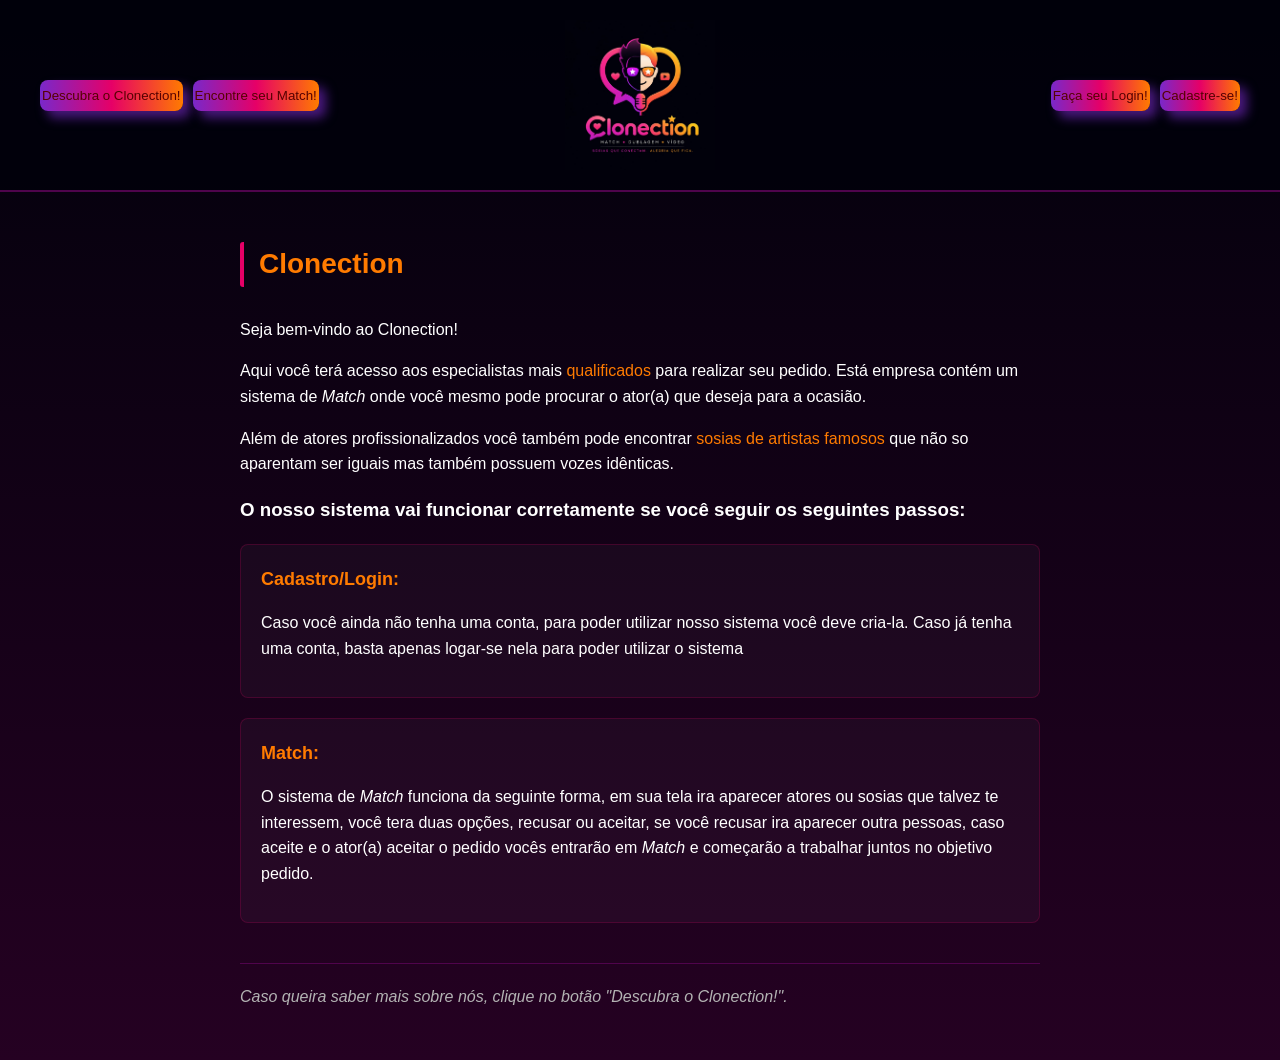
<file: index.html>
<!DOCTYPE html>
<html lang="pt-BR">
<head>
    <link rel="stylesheet" href="principal.css">
    <meta charset="UTF-8">
    <meta name="viewport" content="width=device-width, initial-scale=1.0">
    <title>Clonection-Inicio</title>
</head>
<body>
    <header class="topo-pagina">
        <div class="alinhamento">
            <div class="botoes">
                <a href="Descubraclonection.html"><button class="botao">Descubra o Clonection!</button></a>
                <a href="busca.html"><button class="botao">Encontre seu Match!</button></a>
            </div>

                <img src="WhatsApp Image 2026-06-12 at 19.50.10.jpeg" alt="Logo" class="logo">
        
            <div class="botoes">
                <a href="login.html"><button class="botao">Faça seu Login!</button></a>
                <a href="cadastro.html"><button class="botao">Cadastre-se!</button></a>
            </div>
        </div>  
    </header>

    <div class="introducao">

        <h2 class="intro">Clonection</h2>

        <p>Seja bem-vindo ao Clonection!</p>
        
        <p>Aqui você terá acesso aos especialistas mais <span class="marcar">qualificados</span> para realizar seu pedido. Está empresa contém um sistema de <Em>Match</Em> onde você mesmo pode procurar o ator(a) que deseja para a ocasião.</p>
        
        <p>Além de atores profissionalizados você também pode encontrar <span class="marcar">sosias de artistas famosos</span> que não so aparentam ser iguais mas também possuem vozes idênticas.</p>
        
        <h3>O nosso sistema vai funcionar corretamente se você seguir os seguintes passos:</h3>

        <ul class="lista-passos">
            <li>
                <span class="passos-nome">Cadastro/Login:</span>
                <p>Caso você ainda não tenha uma conta, para poder utilizar nosso sistema você deve cria-la. Caso já tenha uma conta, basta apenas logar-se nela para poder utilizar o sistema</p>
            </li>
            <li>
                <span class="passos-nome">Match:</span>
                <p>O sistema de <em>Match</em> funciona da seguinte forma, em sua tela ira aparecer atores ou sosias que talvez te interessem, você tera duas opções, recusar ou aceitar, se você recusar ira aparecer outra pessoas, caso aceite e o ator(a) aceitar o pedido vocês entrarão em <em>Match</em> e começarão a trabalhar juntos no objetivo pedido.</p>
            </li>
        </ul>

        <p class="frase-final">Caso queira saber mais sobre nós, clique no botão "Descubra o Clonection!".</p>
        
    </div>
    
</body>
</html>
</file>
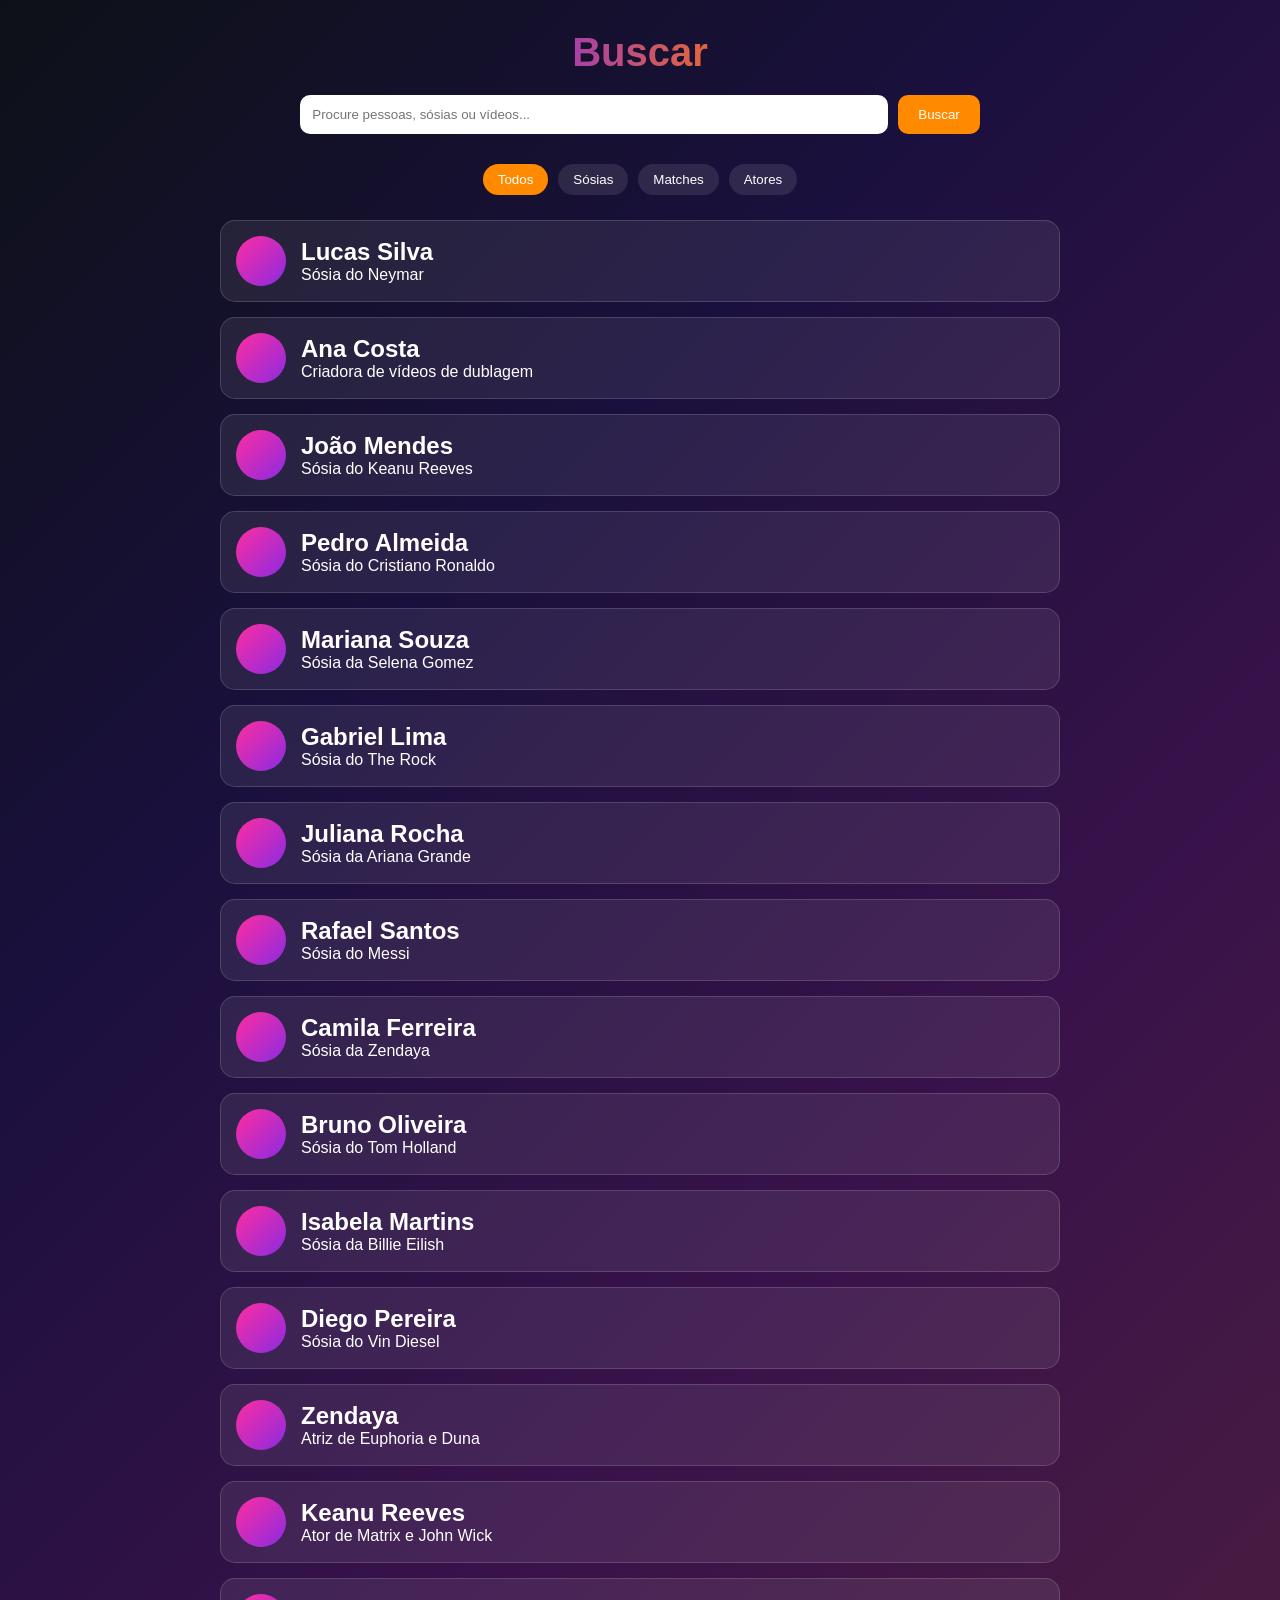
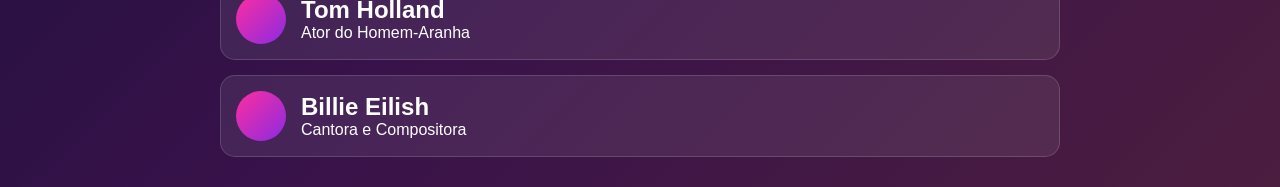
<file: busca.html>
<!DOCTYPE html>
<html lang="en">
<head>
    <link rel="stylesheet" href="busca.css">
    <meta charset="UTF-8">
    <meta name="viewport" content="width=device-width, initial-scale=1.0">
    <title>Buscar - Clonection</title>
    
</head>
<body>

<div class="container">

    <header class="topo">
        <h1>Buscar</h1>

        <div class="search-box">
            <input type="text" placeholder="Procure pessoas, sósias ou vídeos...">
            <button>Buscar</button>
        </div>
    </header>

    <div class="filtros">
        <button class="ativo">Todos</button>
        <button>Sósias</button>
        <button>Matches</button>
        <button>Atores</button>
    </div>

    <section class="resultados">

          <div class="card">
        <div class="avatar"></div>
        <div>
            <h2>Lucas Silva</h2>
            <p>Sósia do Neymar</p>
        </div>
    </div>

    <div class="card">
        <div class="avatar"></div>
        <div>
            <h2>Ana Costa</h2>
            <p>Criadora de vídeos de dublagem</p>
        </div>
    </div>

    <div class="card">
        <div class="avatar"></div>
        <div>
            <h2>João Mendes</h2>
            <p>Sósia do Keanu Reeves</p>
        </div> 
    </div>

    <div class="card">
        <div class="avatar"></div>
        <div>
            <h2>Pedro Almeida</h2>
            <p>Sósia do Cristiano Ronaldo</p>
        </div>
    </div>

    <div class="card">
        <div class="avatar"></div>
        <div>
            <h2>Mariana Souza</h2>
            <p>Sósia da Selena Gomez</p>
        </div>
    </div>

    <div class="card">
        <div class="avatar"></div>
        <div>
            <h2>Gabriel Lima</h2>
            <p>Sósia do The Rock</p>
        </div>
    </div>

    <div class="card">
        <div class="avatar"></div>
        <div>
            <h2>Juliana Rocha</h2>
            <p>Sósia da Ariana Grande</p>
        </div>
    </div>

    <div class="card">
        <div class="avatar"></div>
        <div>
            <h2>Rafael Santos</h2>
            <p>Sósia do Messi</p>
        </div>
    </div>

    <div class="card">
        <div class="avatar"></div>
        <div>
            <h2>Camila Ferreira</h2>
            <p>Sósia da Zendaya</p>
        </div>
    </div>

    <div class="card">
        <div class="avatar"></div>
        <div>
            <h2>Bruno Oliveira</h2>
            <p>Sósia do Tom Holland</p>
        </div>
    </div>

    <div class="card">
        <div class="avatar"></div>
        <div>
            <h2>Isabela Martins</h2>
            <p>Sósia da Billie Eilish</p>
        </div>
    </div>

    <div class="card">
        <div class="avatar"></div>
        <div>
            <h2>Diego Pereira</h2>
            <p>Sósia do Vin Diesel</p>
        </div>
<div class="card">
        <div class="avatar"></div>
        <div>
            <h2>Zendaya</h2>
            <p>Atriz de Euphoria e Duna</p>
        </div>
    </div>

    <div class="card">
        <div class="avatar"></div>
        <div>
            <h2>Keanu Reeves</h2>
            <p>Ator de Matrix e John Wick</p>
        </div>
    </div>

    <div class="card">
        <div class="avatar"></div>
        <div>
            <h2>Tom Holland</h2>
            <p>Ator do Homem-Aranha</p>
        </div>
    </div>

    <div class="card">
        <div class="avatar"></div>
        <div>
            <h2>Billie Eilish</h2>
            <p>Cantora e Compositora</p>
        </div>
    </div>

    </div>
</body>
</html>

<script>
document.addEventListener("DOMContentLoaded", () => {
    
    const campoBusca = document.querySelector('.search-box input');
    const btnBuscar = document.querySelector('.search-box button');
    const botoesFiltro = document.querySelectorAll('.filtros button');
    const containerResultados = document.querySelector('.resultados');
    const cardsOriginais = Array.from(document.querySelectorAll('.card'));

   
    const detalhesPerfis = {
        "Lucas Silva": { 
            quemE: "Sósia Oficial Premium do Neymar Jr.", 
            oQueFaz: "Fenômeno das redes sociais com mais de 2M de visualizações. Especialista em ativações de marcas esportivas, presença VIP em camarotes e interação hiper-realista com o público simulando a chegada do craque.",
            notas: [5, 5, 4, 5],
            comentarios: ["Contratei para a feira da minha marca e parou o pavilhão!", "Até o jeito de andar é igual."]
        },
        "João Mendes": { 
            quemE: "Sósia Profissional de Keanu Reeves (John Wick)", 
            oQueFaz: "Performance impactante com terno sob medida blindado e postura idêntica ao personagem dos cinemas. Ideal para lançamentos de produtos tecnológicos, festas temáticas de cinema e feiras geeks.",
            notas: [5, 4, 5],
            comentarios: ["Parece que saiu direto da tela do cinema.", "Muito simpático e focado no personagem."]
        },
        "Pedro Almeida": { 
            quemE: "Sósia de Elite do Cristiano Ronaldo (CR7)", 
            oQueFaz: "Sósia físico com preparo atlético ideal para gravação de comerciais de alta performance, desafios de futebol e aniversários. Conhecido pelo lendário grito de comemoração 'Siuuu' idêntico ao original.",
            notas: [5, 5, 5],
            comentarios: ["O grito de comemoração dele arrepiou a festa toda!", "Monstro da presença VIP."]
        },
        "Mariana Souza": { 
            quemE: "Cover e Sósia Premium de Selena Gomez", 
            oQueFaz: "Disponível para shows em formato pocket e playback coreografado, recepções sofisticadas, ensaios de moda e campanhas publicitárias focadas no público jovem e de cosméticos.",
            notas: [4, 5, 5],
            comentarios: ["Lindo figurino e presença de palco impecável.", "Minha filha de 15 anos amou!"]
        },
        "Zendaya": { 
            quemE: "Estrela Internacional e Ícone de Hollywood", 
            oQueFaz: "Protagonista consagrada em franquias bilionárias como Duna e Homem-Aranha. Vencedora do Emmy e referência absoluta na alta costura global, arrastando multidões por onde passa.",
            notas: [5, 5, 5, 5],
            comentarios: ["A maior artista da geração.", "Talento e elegância insuperáveis."]
        },
        "Keanu Reeves": { 
            quemE: "Lenda do Cinema de Ação e Ficção Científica", 
            oQueFaz: "Imortalizado por liderar as bilheterias mundiais com as sagas Matrix e John Wick. Conhecido mundialmente por seu carisma, profissionalismo lendário e forte apelo com o público de todas as idades.",
            notas: [5, 5],
            comentarios: ["Uma lenda viva.", "A maior referência de carisma no cinema."]
        },
        "Tom Holland": { 
            quemE: "O Homem-Aranha da Nova Geração", 
            oQueFaz: "Ator britânico recordista de bilheterias no Universo Marvel. Dono de uma agilidade impressionante e carisma magnético que conecta instantaneamente com campanhas jovens e produções de aventura.",
            notas: [5, 4, 5],
            comentarios: ["Incrível a energia que ele passa.", "Excelente ator de blockbusters."]
        },
        "Billie Eilish": { 
            quemE: "Vencedora do Oscar e Fenômeno Musical Global", 
            oQueFaz: "Uma das artistas mais ouvidas do planeta, acumulando recordes de streaming, prêmios Grammy e estatuetas do Oscar. Lidera o comportamento e a estética da cultura pop atual com autenticidade.",
            notas: [5, 5, 5],
            comentarios: ["Voz de uma geração.", "Produções visuais e músicas fantásticas."]
        }
    };

  
    let perfisQueDeramMatch = ["Lucas Silva", "Mariana Souza"]; 
    let mensagensChat = {
        "Lucas Silva": [{ enviadoPor: "sosia", texto: "Olá! Obrigado pelo match corporativo. Qual a data e local do seu evento com o sósia do Neymar?" }],
        "Mariana Souza": [{ enviadoPor: "sosia", texto: "Opa! Tudo bem? Fiquei super feliz com nossa conexão. Como posso te ajudar hoje?" }]
    };

  
    const modalPerfil = document.createElement('div');
    modalPerfil.style.cssText = "position:fixed; top:0; left:0; width:100%; height:100%; background:rgba(10,10,15,0.92); display:none; justify-content:center; align-items:center; z-index:9999; font-family:sans-serif; padding:15px;";
    modalPerfil.innerHTML = `
        <div style="background:#1a1a22; border:2px solid #db00b6; border-radius:16px; padding:25px; max-width:480px; width:100%; color:#fff; position:relative; box-shadow: 0 0 30px rgba(219, 0, 182, 0.4); max-height:90vh; overflow-y:auto;">
            <button id="fechar-modal-perfil" style="position:absolute; top:15px; right:15px; background:none; border:none; color:#db00b6; font-size:26px; cursor:pointer; font-weight:bold;">&times;</button>
            
            <div style="text-align:center;">
                <div id="mp-avatar" style="width:110px; height:110px; border-radius:50%; border:3px solid #db00b6; margin:0 auto 10px; overflow:hidden;"></div>
                <h2 id="mp-nome" style="margin:5px 0; font-size:24px;"></h2>
                <div style="margin-bottom:15px;"><span style="color:#ffc107; font-size:18px;">⭐ <span id="mp-media">5.0</span></span> <span style="font-size:12px; opacity:0.6;">(<span id="mp-votos-total">0</span> avaliações)</span></div>
            </div>

            <p style="color:#db00b6; font-weight:bold; font-size:13px; text-transform:uppercase; letter-spacing:1px; margin-bottom:4px;">Quem É</p>
            <p id="mp-quem" style="font-size:14px; opacity:0.9; line-height:1.5; margin-bottom:12px; background:rgba(255,255,255,0.03); padding:10px; border-radius:8px; border-left:3px solid #db00b6;"></p>
            
            <p style="color:#db00b6; font-weight:bold; font-size:13px; text-transform:uppercase; letter-spacing:1px; margin-bottom:4px;">Atividades & Serviços</p>
            <p id="mp-faz" style="font-size:14px; opacity:0.9; line-height:1.5; margin-bottom:20px;"></p>

            <div id="zona-tinder" style="background:#111116; border:1px solid #333; padding:15px; border-radius:12px; text-align:center; margin-bottom:25px;"></div>

            <div style="border-top:1px solid #333; padding-top:20px; margin-bottom:20px;">
                <h4 style="margin:0 0 10px 0; color:#db00b6; font-size:14px; text-transform:uppercase; letter-spacing:1px;">Avalie este profissional</h4>
                <div id="campo-estrelas" style="display:flex; gap:5px; margin-bottom:10px; font-size:24px; cursor:pointer; color:#444;">
                    <span data-v="1">★</span><span data-v="2">★</span><span data-v="3">★</span><span data-v="4">★</span><span data-v="5">★</span>
                </div>
                <input id="input-comentario-usuario" type="text" placeholder="Deixe seu depoimento sobre o serviço..." style="width:100%; background:#252530; border:1px solid #444; padding:10px; border-radius:8px; color:#fff; font-size:13px; outline:none; box-sizing:border-box; margin-bottom:8px;">
                <button id="btn-enviar-avaliacao" style="background:#00b6db; color:#fff; border:none; width:100%; padding:10px; border-radius:8px; font-weight:bold; cursor:pointer; font-size:13px;">Enviar Minha Avaliação</button>
            </div>

            <h4 style="margin:0 0 8px 0; font-size:13px; color:#aaa;">Últimos Feedbacks:</h4>
            <div id="lista-comentarios-feed" style="display:flex; flex-direction:column; gap:8px; max-height:120px; overflow-y:auto; font-size:12px; font-style:italic; opacity:0.8;"></div>
        </div>
    `;
    document.body.appendChild(modalPerfil);

   
    const modalChat = document.createElement('div');
    modalChat.style.cssText = "position:fixed; top:0; left:0; width:100%; height:100%; background:rgba(0,0,0,0.85); display:none; justify-content:center; align-items:center; z-index:10000; font-family:sans-serif; padding:20px;";
    modalChat.innerHTML = `
        <div style="background:#1e1e24; border:2px solid #db00b6; border-radius:15px; max-width:400px; width:100%; height:500px; display:flex; flex-direction:column; color:#fff; position:relative; overflow:hidden;">
            <div style="background:rgba(0,0,0,0.2); padding:15px; border-bottom:1px solid #db00b6; display:flex; align-items:center; justify-content:space-between;">
                <h3 id="chat-nome" style="margin:0; font-size:16px;">Conversa</h3>
                <button id="fechar-chat" style="background:none; border:none; color:#db00b6; font-size:24px; cursor:pointer;">&times;</button>
            </div>
            <div id="chat-mensagens" style="flex:1; padding:15px; overflow-y:auto; display:flex; flex-direction:column; gap:10px;"></div>
            <div style="padding:10px; background:rgba(0,0,0,0.3); display:flex; gap:8px;">
                <input id="chat-input" type="text" placeholder="Combine o evento, local e horários..." style="flex:1; background:#2a2a35; border:1px solid #444; border-radius:20px; padding:8px 15px; color:#fff; outline:none;">
                <button id="chat-enviar" style="background:#db00b6; border:none; color:#fff; padding:8px 15px; border-radius:20px; cursor:pointer; font-weight:bold;">Enviar</button>
            </div>
        </div>
    `;
    document.body.appendChild(modalChat);

    
    let sósiaAtual = "";
    let notaSelecionadaUsuario = 0;

    function abrirModalPerfil(nome, elementoAvatarOriginal) {
        sósiaAtual = nome;
        notaSelecionadaUsuario = 0;
        resetarEstrelasFormulario();
        modalPerfil.querySelector('#input-comentario-usuario').value = '';

        const cardOriginal = cardsOriginais.find(c => c.querySelector('h2').innerText.trim() === nome);
        const descricaoOriginal = cardOriginal ? cardOriginal.querySelector('p').innerText : "Profissional Cadastrado.";
        
        const dados = detalhesPerfis[nome] || { 
            quemE: `Profissional especializado em performance visual artística.`, 
            oQueFaz: `Interações ao vivo com foco em engajamento corporativo e eventos.`,
            notas: [5], 
            comentarios: ["Muito profissional."] 
        };
        if(!detalhesPerfis[nome]) detalhesPerfis[nome] = dados;

      
        const imgHtmlInterno = elementoAvatarOriginal ? elementoAvatarOriginal.innerHTML : "";
        modalPerfil.querySelector('#mp-avatar').innerHTML = imgHtmlInterno;
        
        modalPerfil.querySelector('#mp-nome').innerText = nome;
        modalPerfil.querySelector('#mp-quem').innerText = dados.quemE;
        modalPerfil.querySelector('#mp-faz').innerText = dados.oQueFaz;

        renderizarNotasEComentarios();

        const zonaTinder = modalPerfil.querySelector('#zona-tinder');
        if (perfisQueDeramMatch.includes(nome)) {
            zonaTinder.innerHTML = `<button id="btn-ir-chat-direto" style="background:#00b6db; color:#fff; border:none; width:100%; padding:12px; border-radius:25px; font-weight:bold; cursor:pointer; font-size:14px;">💬 Abrir Bate-papo Ativo</button>`;
            zonaTinder.querySelector('#btn-ir-chat-direto').addEventListener('click', () => {
                modalPerfil.style.display = 'none';
                abrirBatePapo(nome);
            });
        } else {
            zonaTinder.innerHTML = `
                <p id="tinder-status" style="font-size:14px; margin-bottom:10px; font-weight:bold;">Gostou do perfil? Tente uma combinação!</p>
                <div style="display:flex; justify-content:center; gap:20px;">
                    <button id="btn-tinder-recusar" style="background:#333; border:1px solid #555; color:#ff4f4f; width:45px; height:45px; border-radius:50%; font-size:18px; cursor:pointer;">✕</button>
                    <button id="btn-tinder-aceitar" style="background:#db00b6; color:#fff; width:45px; height:45px; border-radius:50%; font-size:18px; cursor:pointer; box-shadow:0 0 10px rgba(219,0,182,0.4);">❤️</button>
                </div>
            `;
            zonaTinder.querySelector('#btn-tinder-aceitar').addEventListener('click', executarCurtidaTinder);
            zonaTinder.querySelector('#btn-tinder-recusar').addEventListener('click', () => modalPerfil.style.display = 'none');
        }

        modalPerfil.style.display = 'flex';
    }

    function renderizarNotasEComentarios() {
        const dados = detalhesPerfis[sósiaAtual];
        const soma = dados.notas.reduce((a, b) => a + b, 0);
        const media = (soma / dados.notas.length).toFixed(1);

        modalPerfil.querySelector('#mp-media').innerText = media;
        modalPerfil.querySelector('#mp-votos-total').innerText = dados.notas.length;

        const containerFeed = modalPerfil.querySelector('#lista-comentarios-feed');
        containerFeed.innerHTML = '';
        dados.comentarios.slice().reverse().forEach(txt => {
            containerFeed.innerHTML += `<div style="background:rgba(255,255,255,0.02); padding:6px 10px; border-radius:6px; border-left:2px solid #00b6db;">🔹 "${txt}"</div>`;
        });
    }

    function executarCurtidaTinder() {
        if (!perfisQueDeramMatch.includes(sósiaAtual)) {
            perfisQueDeramMatch.push(sósiaAtual);
            if (!mensagensChat[sósiaAtual]) {
                mensagensChat[sósiaAtual] = [{ enviadoPor: "sosia", texto: `Olá! Nosso match deu certo. Qual o formato de evento que você está planejando?` }];
            }
        }
        alert(`🔥 DEU MATCH! Você e ${sósiaAtual} se curtiram mutuamente. O chat já está ativo na aba 'Matches'!`);
        modalPerfil.style.display = 'none';
        atualizarFeed();
    }

    // Estrelas Clicáveis
    const estrelas = modalPerfil.querySelectorAll('#campo-estrelas span');
    estrelas.forEach(est => {
        est.addEventListener('click', () => {
            notaSelecionadaUsuario = parseInt(est.getAttribute('data-v'));
            estrelas.forEach((e, idx) => {
                e.style.color = idx < notaSelecionadaUsuario ? '#ffc107' : '#444';
            });
        });
    });

    function resetarEstrelasFormulario() {
        estrelas.forEach(e => e.style.color = '#444');
    }

    
    modalPerfil.querySelector('#btn-enviar-avaliacao').addEventListener('click', () => {
        const inputTxt = modalPerfil.querySelector('#input-comentario-usuario');
        const comentario = inputTxt.value.trim();

        if (notaSelecionadaUsuario === 0) {
            alert("Selecione uma nota de 1 a 5 clicando nas estrelas!");
            return;
        }
        if (!comentario) {
            alert("Escreva um comentário antes de enviar!");
            return;
        }

        detalhesPerfis[sósiaAtual].notas.push(notaSelecionadaUsuario);
        detalhesPerfis[sósiaAtual].comentarios.push(comentario);

        inputTxt.value = '';
        notaSelecionadaUsuario = 0;
        resetarEstrelasFormulario();
        
        renderizarNotasEComentarios();
        alert("Obrigado! Sua avaliação foi computada com sucesso.");
    });

    
    function abrirBatePapo(nome) {
        sósiaAtual = nome;
        modalChat.querySelector('#chat-nome').innerText = `Negociação Comercial: ${nome}`;
        renderizarMensagens();
        modalChat.style.display = 'flex';
    }

    function renderizarMensagens() {
        const box = modalChat.querySelector('#chat-mensagens');
        box.innerHTML = '';
        const historico = mensagensChat[sósiaAtual] || [];
        
        historico.forEach(msg => {
            const linha = document.createElement('div');
            linha.style.display = 'flex';
            linha.style.justifyContent = msg.enviadoPor === 'usuario' ? 'flex-end' : 'flex-start';
            
            const balao = document.createElement('div');
            balao.innerText = msg.texto;
            balao.style.cssText = `padding:8px 14px; border-radius:15px; max-width:75%; font-size:14px; line-height:1.4; ${
                msg.enviadoPor === 'usuario' 
                ? 'background:#db00b6; color:#fff; border-bottom-right-radius:2px;' 
                : 'background:#3a3a45; color:#fff; border-bottom-left-radius:2px;'
            }`;
            
            linha.appendChild(balao);
            box.appendChild(linha);
        });
        box.scrollTop = box.scrollHeight;
    }

    function enviarMensagem() {
        const input = modalChat.querySelector('#chat-input');
        const texto = input.value.trim();
        if(!texto) return;

        if(!mensagensChat[sósiaAtual]) mensagensChat[sósiaAtual] = [];
        mensagensChat[sósiaAtual].push({ enviadoPor: 'usuario', texto: texto });
        input.value = '';
        renderizarMensagens();

        setTimeout(() => {
            mensagensChat[sósiaAtual].push({ enviadoPor: 'sosia', texto: "Excelente proposta! Repassei os detalhes ao meu agente e retornaremos com o orçamento formatado." });
            renderizarMensagens();
        }, 1200);
    }

 
    modalPerfil.querySelector('#fechar-modal-perfil').addEventListener('click', () => modalPerfil.style.display = 'none');
    modalChat.querySelector('#fechar-chat').addEventListener('click', () => modalChat.style.display = 'none');
    modalChat.querySelector('#chat-enviar').addEventListener('click', enviarMensagem);
    modalChat.querySelector('#chat-input').addEventListener('keyup', (e) => { if(e.key === 'Enter') enviarMensagem(); });

   
    cardsOriginais.forEach(card => {
        const nome = card.querySelector('h2').innerText.trim();
        const avatar = card.querySelector('.avatar');
        
        card.style.cursor = 'pointer';
        card.addEventListener('click', () => abrirModalPerfil(nome, avatar));
    });

  
    function gerarCardMatch(nome) {
        const cardOriginal = cardsOriginais.find(c => c.querySelector('h2').innerText.trim() === nome);
        const avatarOriginalHtml = cardOriginal ? cardOriginal.querySelector('.avatar').innerHTML : "";

        const cardMatch = document.createElement('div');
        cardMatch.className = 'card';
        cardMatch.style.cursor = 'pointer';
        
        cardMatch.innerHTML = `
            <div class="avatar">${avatarOriginalHtml}</div>
            <div style="flex:1;">
                <h2>${nome}</h2>
                <p style="color:#00b6db; font-size:12px; font-weight:bold; margin: 2px 0;">🔥 Conexão Ativa</p>
                <p style="font-size:12px; opacity:0.7;">Bate-papo liberado.</p>
            </div>
            <button class="btn-chat-direto" style="background:#db00b6; border:none; color:#fff; padding:6px 14px; border-radius:15px; font-size:12px; font-weight:bold; cursor:pointer;">Chat</button>
        `;

        cardMatch.querySelector('.btn-chat-direto').addEventListener('click', (e) => {
            e.stopPropagation();
            abrirBatePapo(nome);
        });

        cardMatch.addEventListener('click', () => {
            const av = cardMatch.querySelector('.avatar');
            abrirModalPerfil(nome, av);
        });
        return cardMatch;
    }


    function atualizarFeed() {
        const termoBusca = campoBusca.value.toLowerCase().trim();
        const botaoAtivo = document.querySelector('.filtros button.ativo');
        const abaAtiva = botaoAtivo ? botaoAtivo.innerText.toLowerCase() : 'todos';

        containerResultados.innerHTML = '';
        let itensExibidos = 0;

        if (['todos', 'sósias', 'atores', 'pessoas'].includes(abaAtiva)) {
            cardsOriginais.forEach(card => {
                const nome = card.querySelector('h2').innerText.toLowerCase();
                const descricao = card.querySelector('p').innerText.toLowerCase();
                
                const ehSosia = descricao.includes('sósia');
                const ehAtorReal = descricao.includes('atriz') || descricao.includes('ator') || descricao.includes('cantora');

                const bateBusca = nome.includes(termoBusca) || descricao.includes(termoBusca);
                let bateAba = false;

                if (abaAtiva === 'todos') bateAba = true;
                else if (abaAtiva === 'sósias' && ehSosia) bateAba = true; 
                else if (abaAtiva === 'atores' && ehAtorReal) bateAba = true; 
                else if (abaAtiva === 'pessoas' && !ehSosia && !ehAtorReal) bateAba = true;

                if (bateBusca && bateAba) {
                    containerResultados.appendChild(card);
                    itensExibidos++;
                }
            });
        } 
        else if (abaAtiva === 'matches') {
            perfisQueDeramMatch.forEach(nome => {
                if (nome.toLowerCase().includes(termoBusca)) {
                    containerResultados.appendChild(gerarCardMatch(nome));
                    itensExibidos++;
                }
            });
        }

        if (itensExibidos === 0) {
            containerResultados.innerHTML = `
                <div style="width: 100%; text-align: center; color: #ffffff; opacity: 0.5; padding: 50px 10px;">
                    <p>Nenhum perfil localizado nesta categoria.</p>
                </div>
            `;
        }
    }

    botoesFiltro.forEach(botao => {
        botao.addEventListener('click', () => {
            botoesFiltro.forEach(b => b.classList.remove('ativo'));
            botao.classList.add('ativo');
            atualizarFeed();
        });
    });

    campoBusca.addEventListener('input', atualizarFeed);
    btnBuscar.addEventListener('click', atualizarFeed);

    atualizarFeed();
});
</script>
</file>
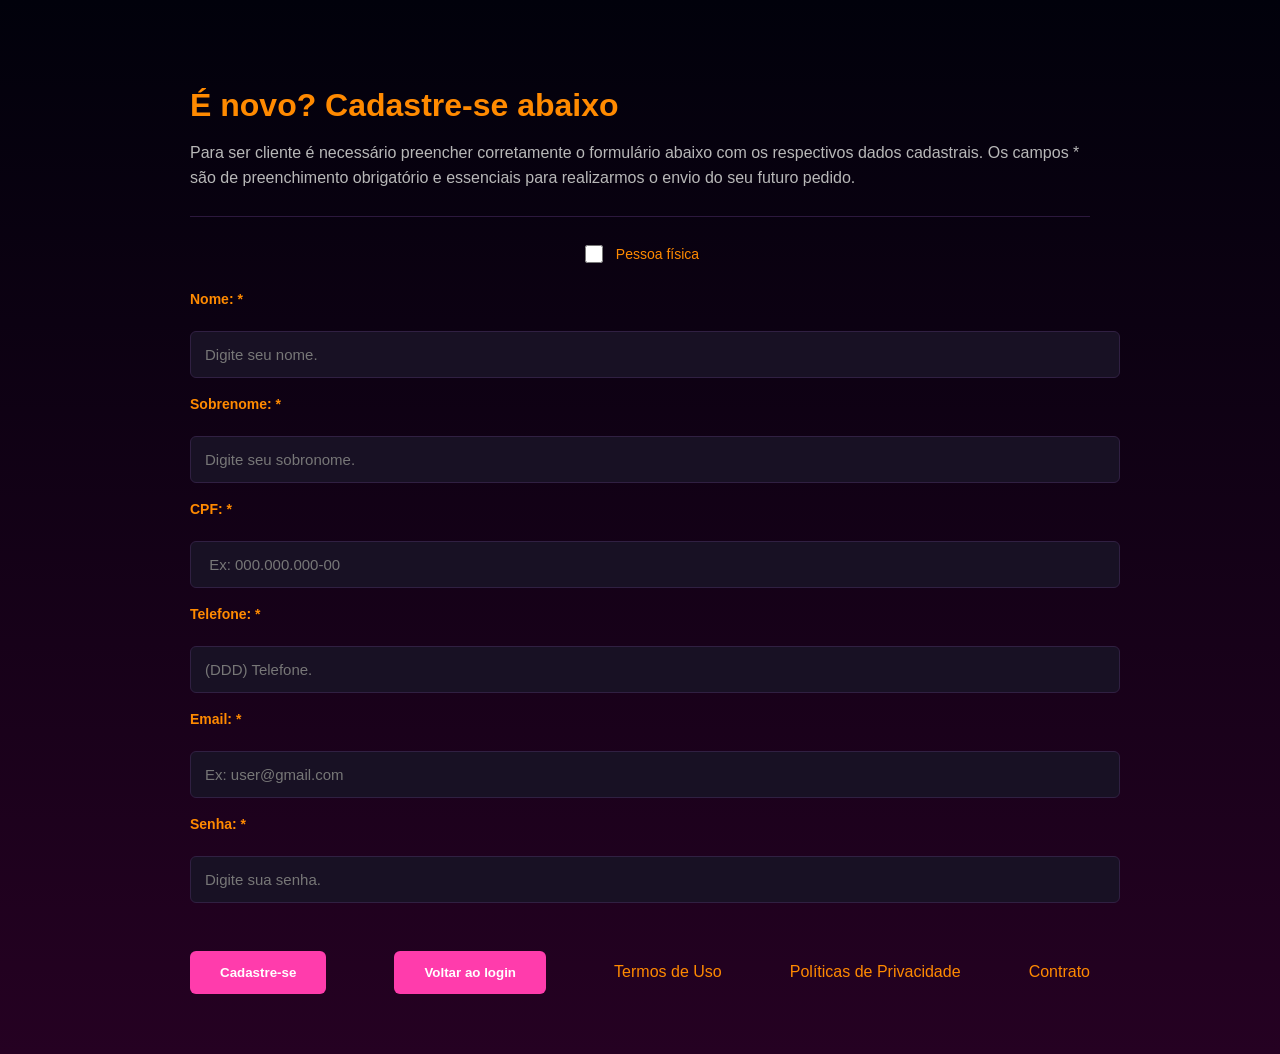
<file: cadastro.html>
<!DOCTYPE html>
<html lang="pt-BR">
<head>
    <meta charset="UTF-8">
    <meta name="viewport" content="width=device-width, initial-scale=1.0">
    <title>Cadastro</title>
    <link rel="stylesheet" href="cadastro.css">
</head>
<body>
    <h2>É novo? Cadastre-se abaixo</h2>

    <p>
        Para ser cliente é necessário preencher corretamente o formulário abaixo
        com os respectivos dados cadastrais. Os campos * são de preenchimento
        obrigatório e essenciais para realizarmos o envio do seu futuro pedido.
    </p>
<hr>
    <div class="pessoa">
    
    <label>
        <input type="checkbox">Pessoa física 
    </label>
</div>
<form>
<div class="campo">

        <label>Nome: *</label> 
        <input type="text" required
placeholder="Digite seu nome."> 


        <label>Sobrenome: *</label> 
        <input type="text" required
placeholder="Digite seu sobronome."> 

<label>CPF: *</label> 
<input type="text" required
placeholder=" Ex: 000.000.000-00"
pattern="[0-9]{11}"> 

<label>Telefone: *</label> 
<input type="tel" required
placeholder="(DDD) Telefone."
pattern="[0-9]{11}"> 

<label>Email: *</label> 
<input type="email" required
placeholder="Ex: user@gmail.com"> 
 
<label>Senha: *</label> 
<input type="password" required
placeholder="Digite sua senha.">

<div class="rodape">
    <button type="submit">Cadastre-se</button>
    <a href="login.html">
        <button type="button">Voltar ao login</button>
        
        
        <a href="termos.html">Termos de Uso</a>
        <a href="politicas.html">Políticas de Privacidade</a>
        <a href="contrato.html">Contrato</a>

</footer>
</div>
</form>
</div>
</body>
</html>
</file>
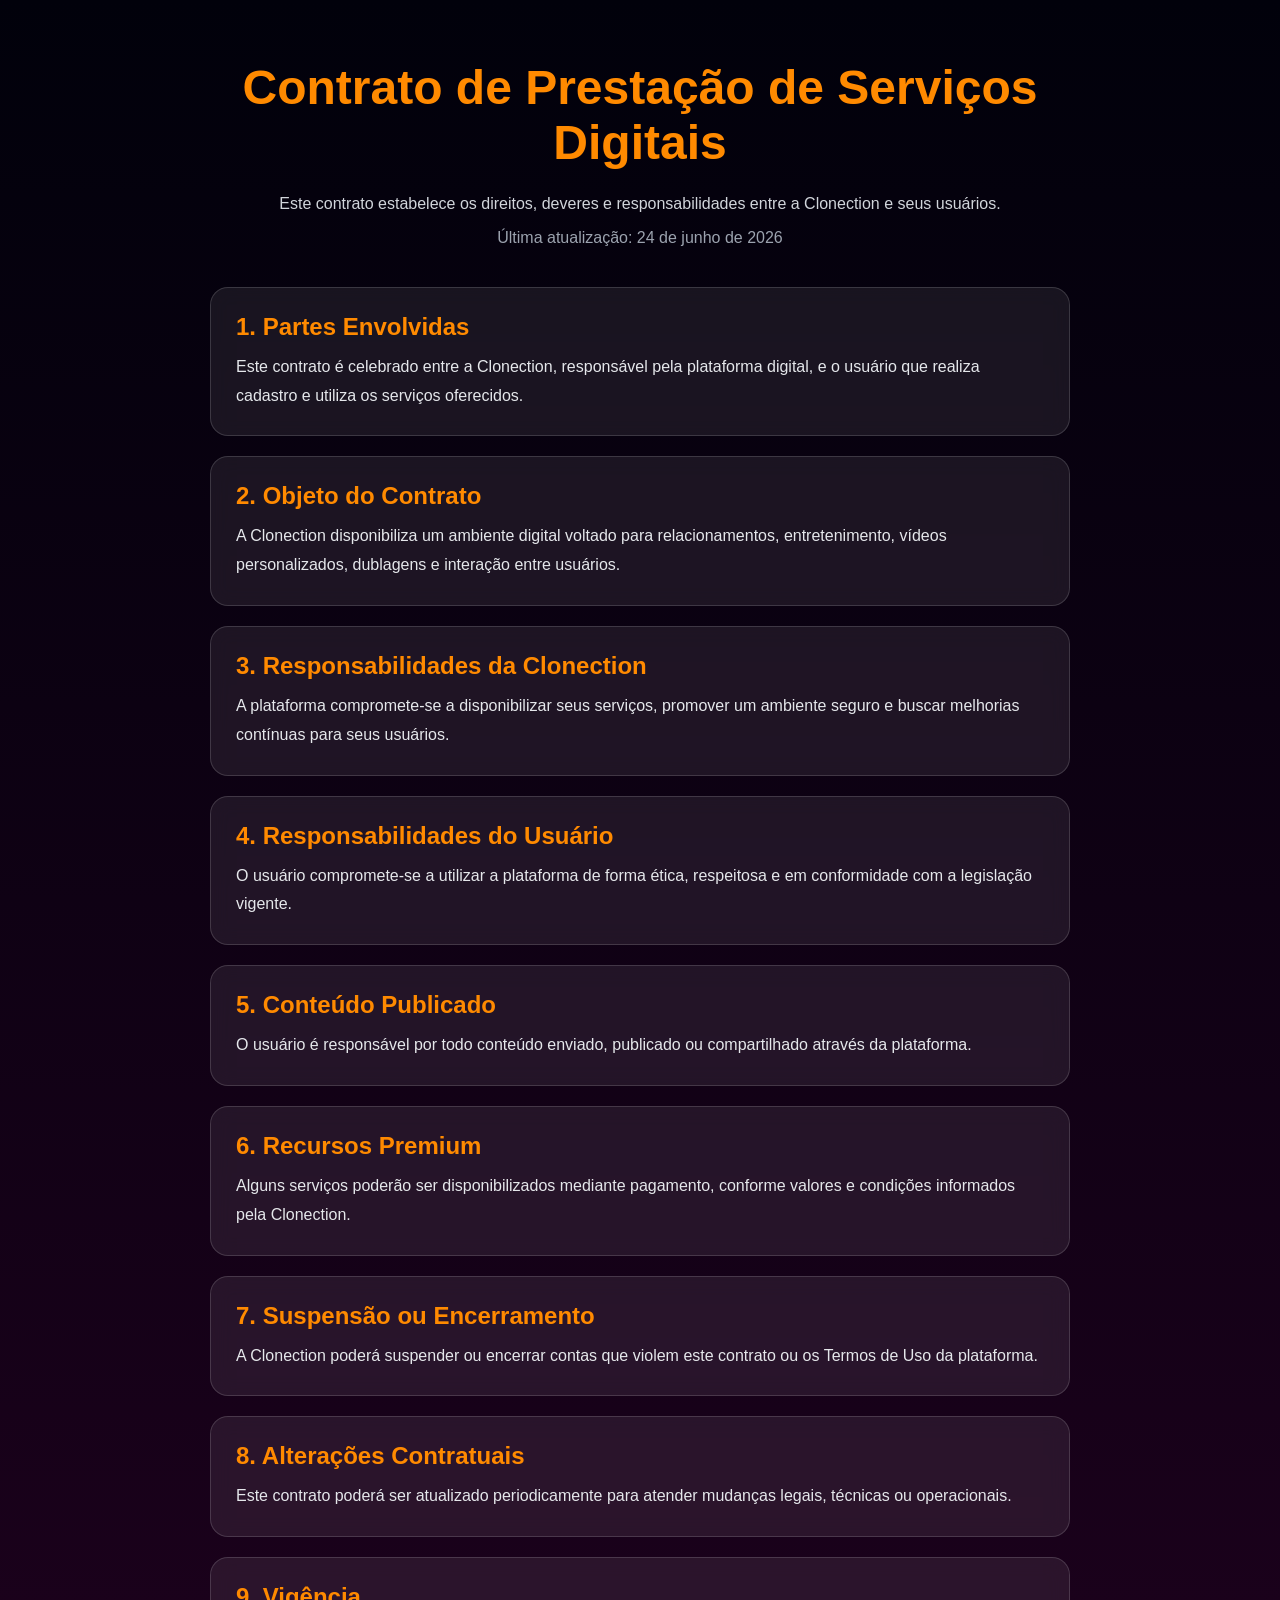
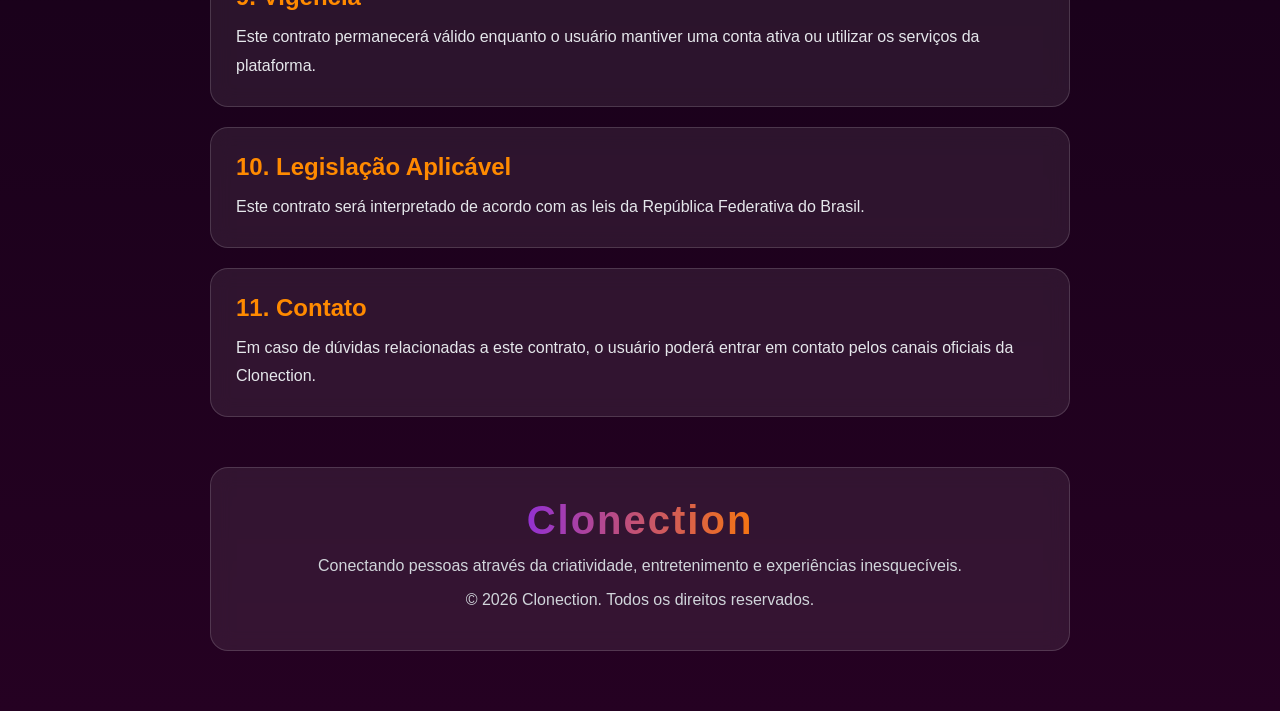
<file: contrato.html>
<!DOCTYPE html>
<html lang="pt-BR">
<head>
    <link rel="stylesheet" href="contrato.css">
    <meta charset="UTF-8">
    <meta name="viewport" content="width=device-width, initial-scale=1.0">
    <title>Contrato</title>
</head>
<body>
    
</head>
<body>

    <div class="container">

        <header class="hero">
            <h1>Contrato de Prestação de Serviços Digitais</h1>

            <p class="subtitulo">
                Este contrato estabelece os direitos, deveres e responsabilidades
                entre a Clonection e seus usuários.
            </p>

            <p class="data">
                Última atualização: 24 de junho de 2026
            </p>
        </header>

        <section class="card">
            <h2>1. Partes Envolvidas</h2>
            <p>
                Este contrato é celebrado entre a Clonection, responsável pela
                plataforma digital, e o usuário que realiza cadastro e utiliza
                os serviços oferecidos.
            </p>
        </section>

        <section class="card">
            <h2>2. Objeto do Contrato</h2>
            <p>
                A Clonection disponibiliza um ambiente digital voltado para
                relacionamentos, entretenimento, vídeos personalizados,
                dublagens e interação entre usuários.
            </p>
        </section>

        <section class="card">
            <h2>3. Responsabilidades da Clonection</h2>
            <p>
                A plataforma compromete-se a disponibilizar seus serviços,
                promover um ambiente seguro e buscar melhorias contínuas para
                seus usuários.
            </p>
        </section>

        <section class="card">
            <h2>4. Responsabilidades do Usuário</h2>
            <p>
                O usuário compromete-se a utilizar a plataforma de forma ética,
                respeitosa e em conformidade com a legislação vigente.
            </p>
        </section>

        <section class="card">
            <h2>5. Conteúdo Publicado</h2>
            <p>
                O usuário é responsável por todo conteúdo enviado, publicado ou
                compartilhado através da plataforma.
            </p>
        </section>

        <section class="card">
            <h2>6. Recursos Premium</h2>
            <p>
                Alguns serviços poderão ser disponibilizados mediante pagamento,
                conforme valores e condições informados pela Clonection.
            </p>
        </section>

        <section class="card">
            <h2>7. Suspensão ou Encerramento</h2>
            <p>
                A Clonection poderá suspender ou encerrar contas que violem
                este contrato ou os Termos de Uso da plataforma.
            </p>
        </section>

        <section class="card">
            <h2>8. Alterações Contratuais</h2>
            <p>
                Este contrato poderá ser atualizado periodicamente para atender
                mudanças legais, técnicas ou operacionais.
            </p>
        </section>

        <section class="card">
            <h2>9. Vigência</h2>
            <p>
                Este contrato permanecerá válido enquanto o usuário mantiver
                uma conta ativa ou utilizar os serviços da plataforma.
            </p>
        </section>

        <section class="card">
            <h2>10. Legislação Aplicável</h2>
            <p>
                Este contrato será interpretado de acordo com as leis da
                República Federativa do Brasil.
            </p>
        </section>

        <section class="card">
            <h2>11. Contato</h2>
            <p>
                Em caso de dúvidas relacionadas a este contrato, o usuário
                poderá entrar em contato pelos canais oficiais da Clonection.
            </p>
        </section>

        <footer>
            <h3 class="logo">Clonection</h3>

            <p>
                Conectando pessoas através da criatividade,
                entretenimento e experiências inesquecíveis.
            </p>

            <p>
                © 2026 Clonection. Todos os direitos reservados.
            </p>
        </footer>

    </div>

</body>
</html>
</file>
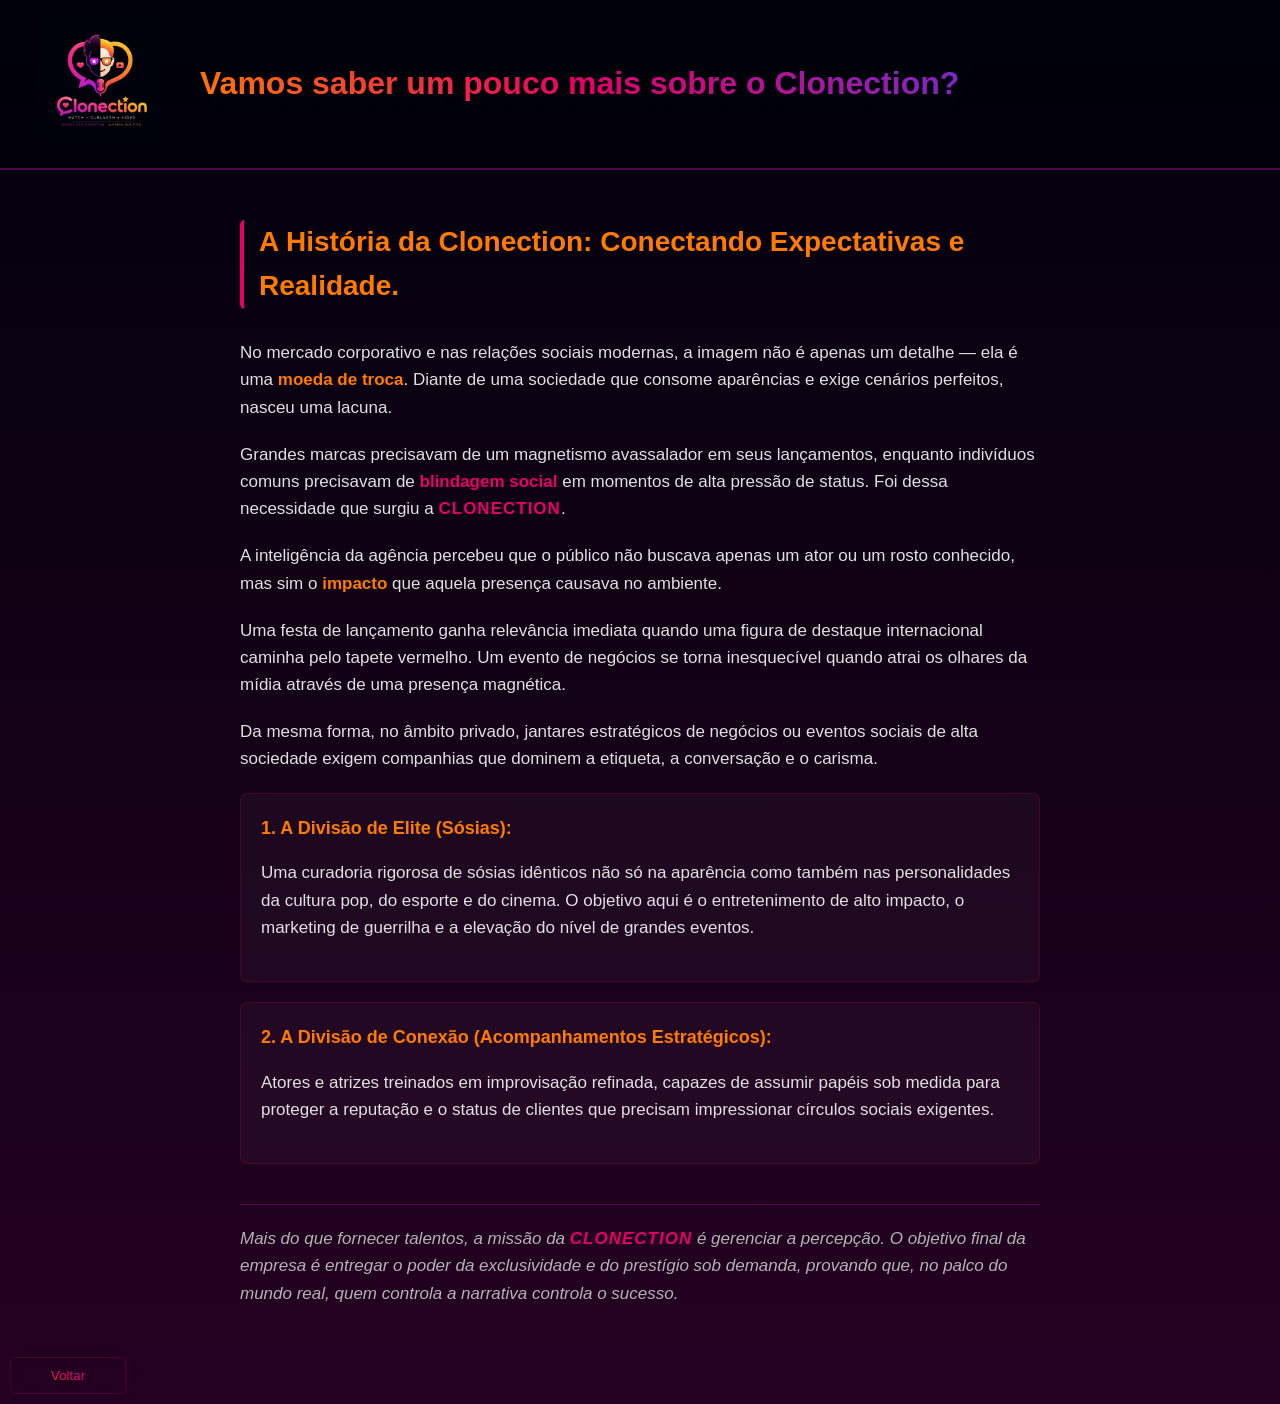
<file: Descubraclonection.html>
<!DOCTYPE html>
<html lang="pt-BR">
<head>
    <link rel="stylesheet" href="Discubraclonection.css">


    <meta charset="UTF-8">
    <meta name="viewport" content="width=device-width, initial-scale=1.0">
    <title>Saiba mais sobre o Clonection</title>
</head>
<body>
    <header class="topo-pagina">
        <div class="fundo-logo">
            <img src="WhatsApp Image 2026-06-12 at 19.50.10.jpeg" alt="Logo" class="Logo">   
        </div>
        <h1 class="titulo-saber">Vamos saber um pouco mais sobre o Clonection?</h1>
    </header>

    <main class="conteudo-principal">
        <h2 class="titulo-historia">A História da Clonection: Conectando Expectativas e Realidade.</h2>
        
        <p>No mercado corporativo e nas relações sociais modernas, a imagem não é apenas um detalhe — ela é uma <span class="destaque">moeda de troca</span>. Diante de uma sociedade que consome aparências e exige cenários perfeitos, nasceu uma lacuna.</p>
        
        <p>Grandes marcas precisavam de um magnetismo avassalador em seus lançamentos, enquanto indivíduos comuns precisavam de <span class="destaque-rosa">blindagem social</span> em momentos de alta pressão de status. Foi dessa necessidade que surgiu a <span class="marca">Clonection</span>.</p>

        <p>A inteligência da agência percebeu que o público não buscava apenas um ator ou um rosto conhecido, mas sim o <span class="destaque">impacto</span> que aquela presença causava no ambiente.</p>
        
        <p>Uma festa de lançamento ganha relevância imediata quando uma figura de destaque internacional caminha pelo tapete vermelho. Um evento de negócios se torna inesquecível quando atrai os olhares da mídia através de uma presença magnética.</p>

        <p>Da mesma forma, no âmbito privado, jantares estratégicos de negócios ou eventos sociais de alta sociedade exigem companhias que dominem a etiqueta, a conversação e o carisma.</p>
    
        <ul class="lista-pilares">
            <li>
                <span class="pilar-nome">1. A Divisão de Elite (Sósias):</span>
                <p>Uma curadoria rigorosa de sósias idênticos não só na aparência como também nas personalidades da cultura pop, do esporte e do cinema. O objetivo aqui é o entretenimento de alto impacto, o marketing de guerrilha e a elevação do nível de grandes eventos.</p>
            </li>
        
            <li>
                <span class="pilar-nome">2. A Divisão de Conexão (Acompanhamentos Estratégicos):</span>
                <p>Atores e atrizes treinados em improvisação refinada, capazes de assumir papéis sob medida para proteger a reputação e o status de clientes que precisam impressionar círculos sociais exigentes.</p>
            </li>
        </ul>


        <p class="frase-final">Mais do que fornecer talentos, a missão da <span class="marca">Clonection</span> é gerenciar a percepção. O objetivo final da empresa é entregar o poder da exclusividade e do prestígio sob demanda, provando que, no palco do mundo real, quem controla a narrativa controla o sucesso.</p>
    </main>

    <a href="index.html"><button class="voltar">Voltar</button></a>

</body>
</html>
</file>
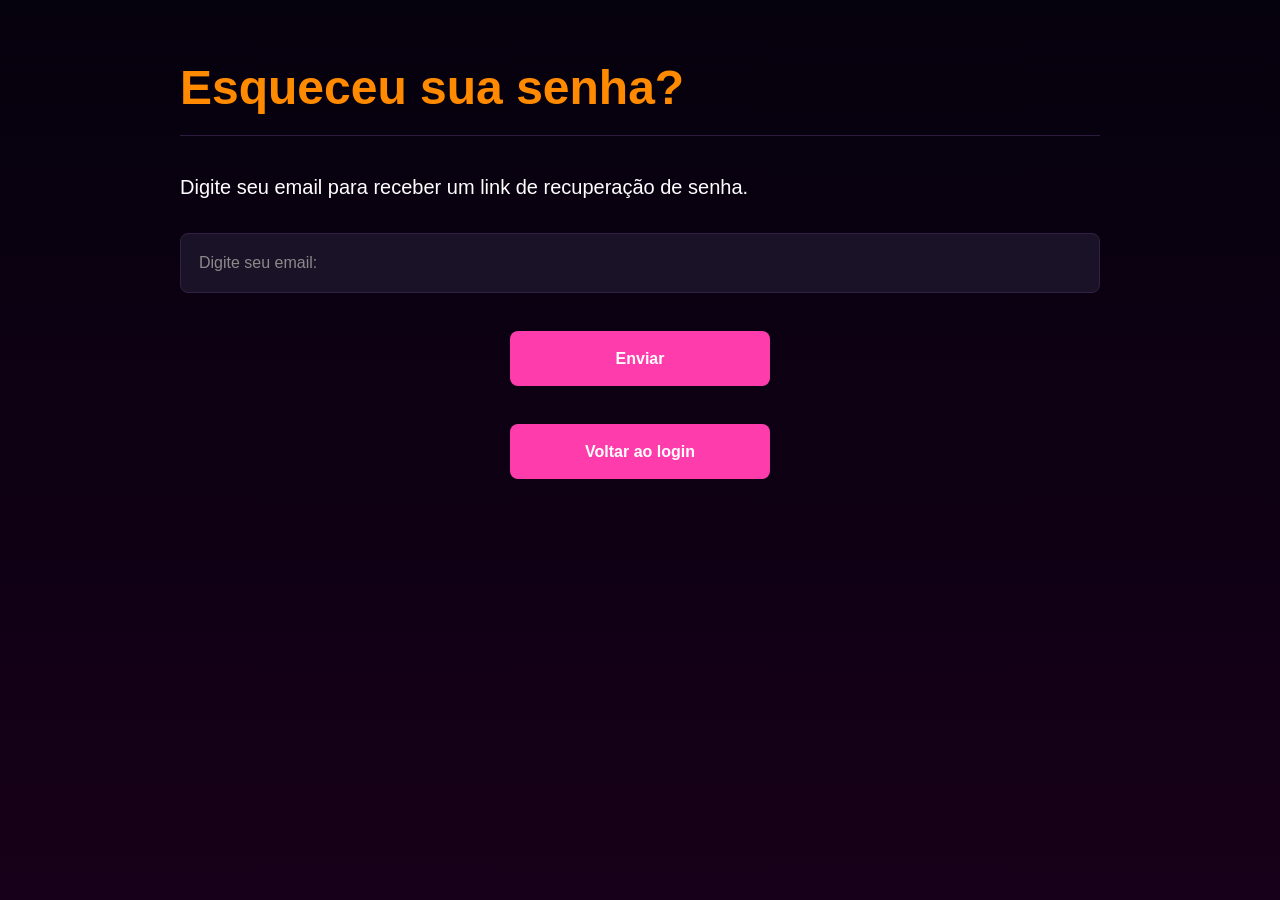
<file: esqueciMinhaSenha.html>
<!DOCTYPE html>
<html lang="pt-BR">
<head>
    <meta charset="UTF-8">
    <meta name="viewport" content="width=device-width, initial-scale=1.0">
    <title>Recuperar senha</title>
    <link rel="stylesheet" href="senha.css">
</head>
<body>
   <div class="recuperar-senha">

    <h2>Esqueceu sua senha?</h2>
    <hr>

    <p>
        Digite seu email para receber um link de recuperação de senha.
    </p>

    <form>
        <input type="email" placeholder="Digite seu email:" required>
        <br><br>

        

        <button type="submit">Enviar</button>
    </form>

    <br>

    <a href="login.html">
        <button type="button">Voltar ao login</button>
    </a>
</file>
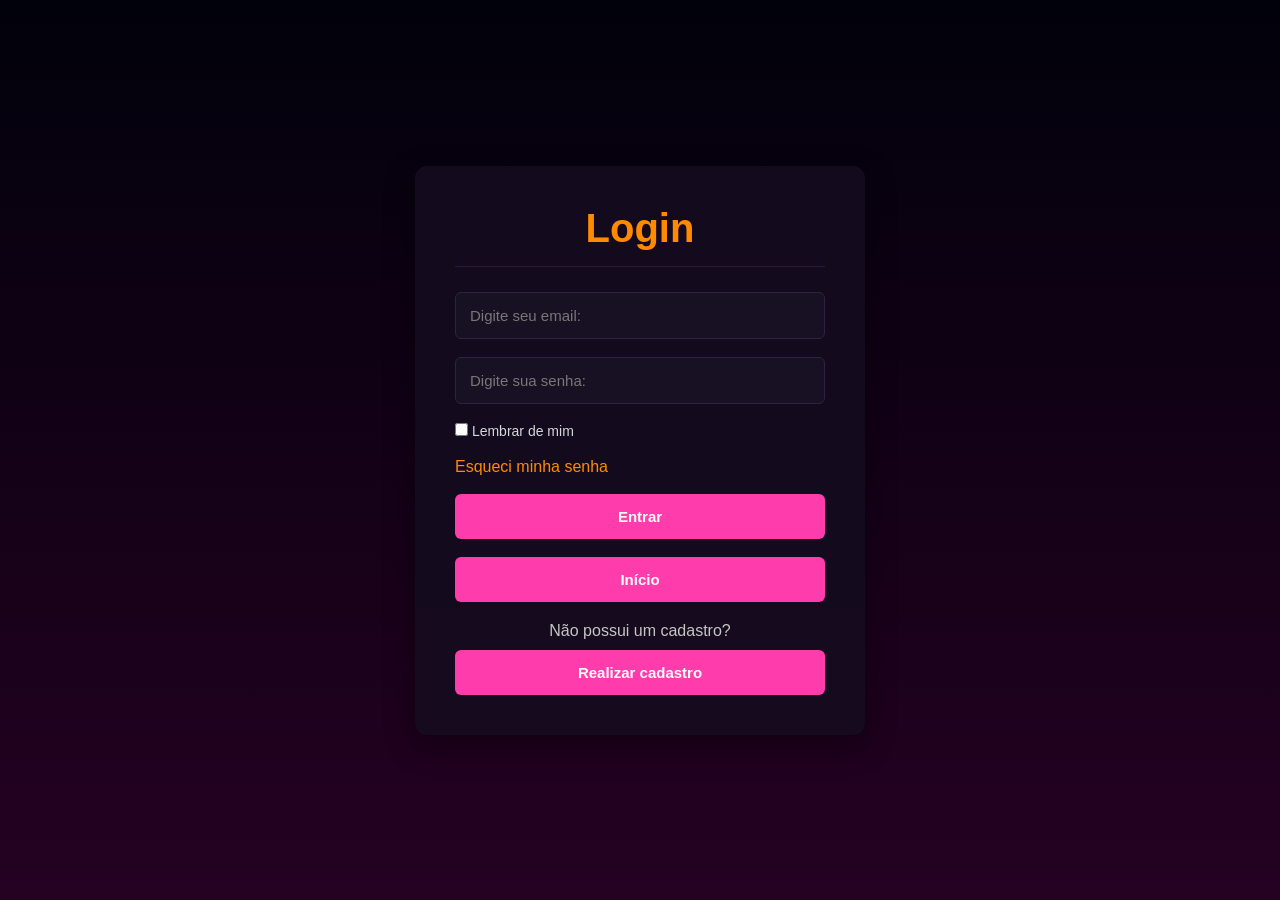
<file: login.html>
<!DOCTYPE html>
<html lang="pt-BR">
<head>
    <meta charset="UTF-8">
    <meta name="viewport" content="width=device-width, initial-scale=1.0">
    <title>Login</title>
    <link rel="stylesheet" href="login.css">
</head>
<body>
   <fieldset>
    <div class="login">
        <h2>Login</h2>
    <hr>   
    <form>
    
    <input type="email" required
placeholder="Digite seu email:"> <br> <br>

<input type="password" required
placeholder="Digite sua senha:"> <br> <br>

<label>
<input type="checkbox"> Lembrar de mim
</label> <br> <br>


<a href="EsqueciMinhaSenha.html">Esqueci minha senha</a> <br> <br>


<button type="submit">Entrar</button> <br> <br>

<a href="index.html"> <button>Início</button></a> <br>

<p>Não possui um cadastro?</p>

<button type="button" onclick="location.href='cadastro.html'">
    Realizar cadastro
</button>

    
</div>
</body>
</html>
</file>
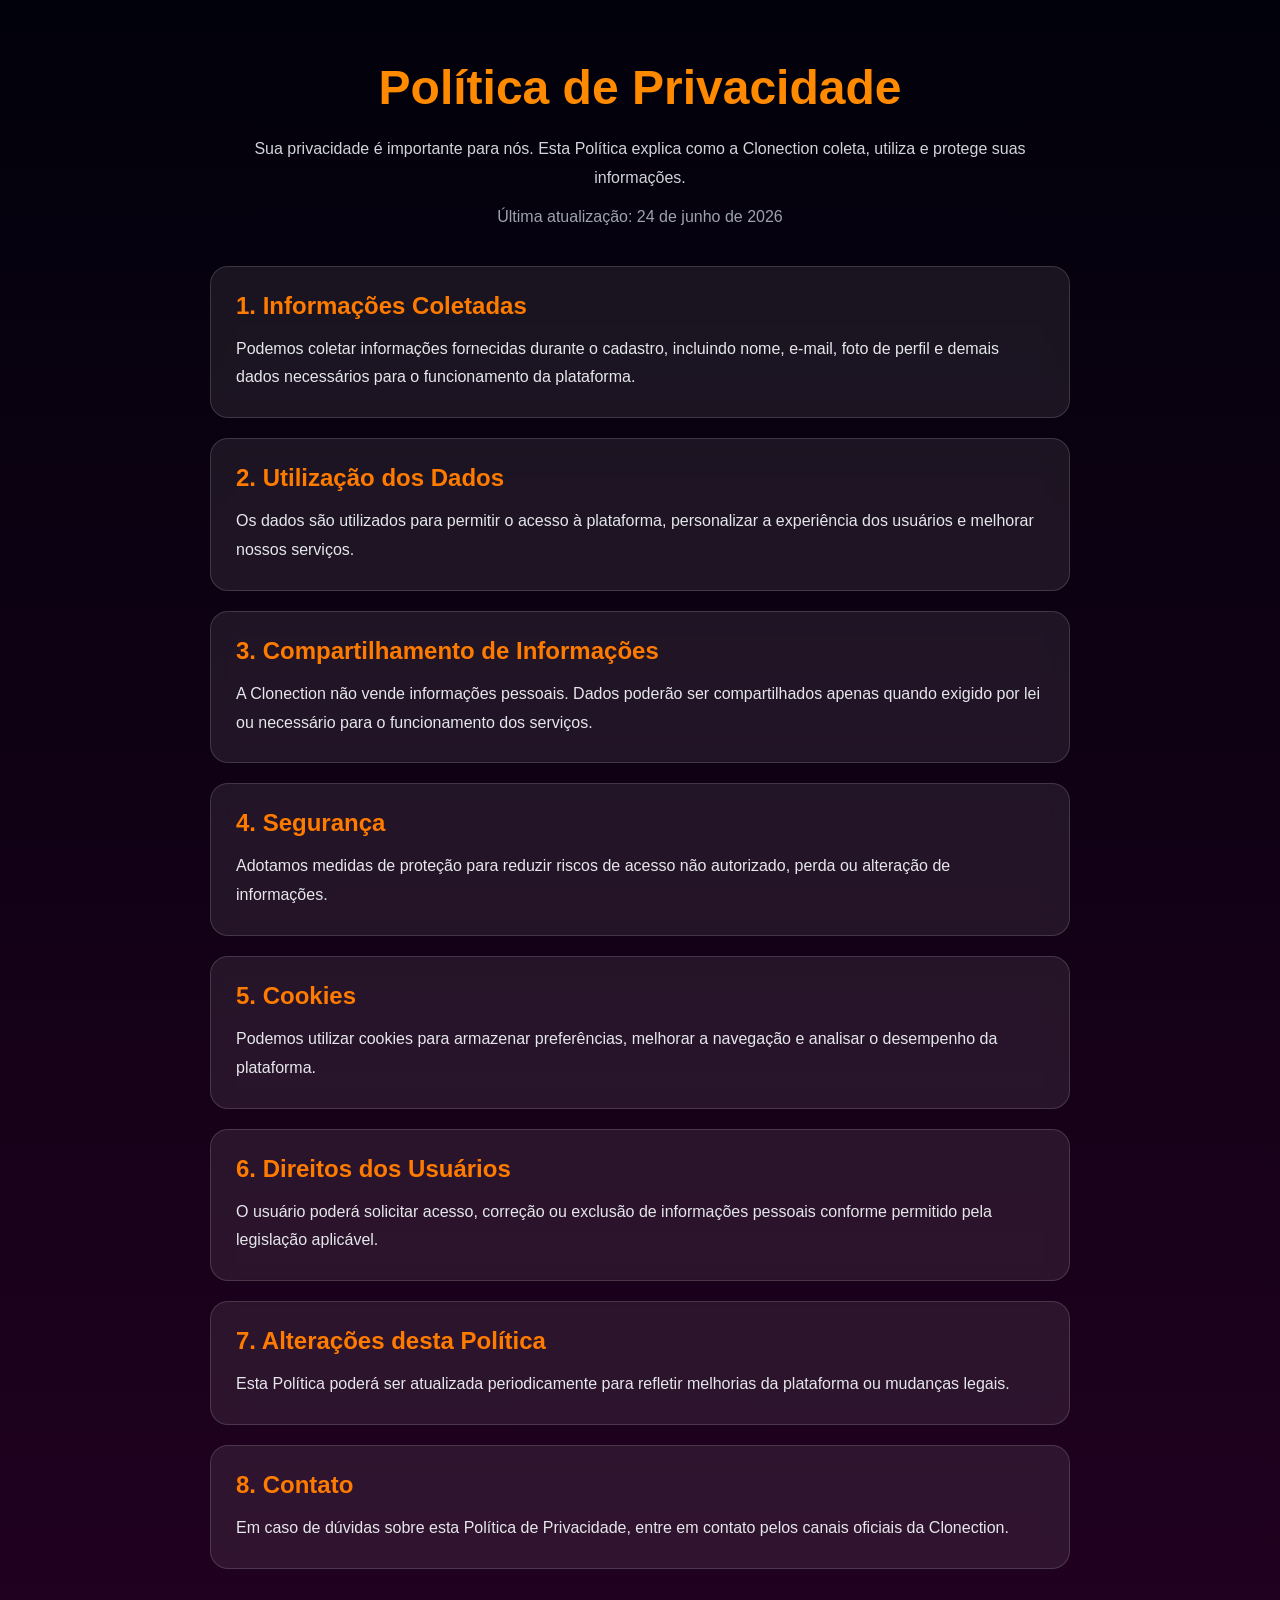
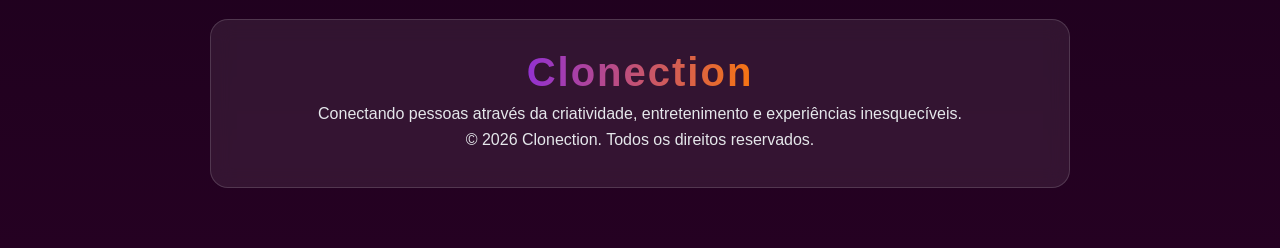
<file: politicas.html>
<!DOCTYPE html>
<html lang="pt-BR">
<head>
    <meta charset="UTF-8">
    <meta name="viewport" content="width=device-width, initial-scale=1.0">
    <title>Políticas de Privacidade</title>
    <link rel="stylesheet" href="politicas.css">
</head>
<body>
    <div class="container">

        <header class="hero">
            <h1>Política de Privacidade</h1>

            <p class="subtitulo">
                Sua privacidade é importante para nós. Esta Política explica
                como a Clonection coleta, utiliza e protege suas informações.
            </p>

            <p class="data">
                Última atualização: 24 de junho de 2026
            </p>
        </header>

        <section class="card">
            <h2>1. Informações Coletadas</h2>
            <p>
                Podemos coletar informações fornecidas durante o cadastro,
                incluindo nome, e-mail, foto de perfil e demais dados
                necessários para o funcionamento da plataforma.
            </p>
        </section>

        <section class="card">
            <h2>2. Utilização dos Dados</h2>
            <p>
                Os dados são utilizados para permitir o acesso à plataforma,
                personalizar a experiência dos usuários e melhorar nossos
                serviços.
            </p>
        </section>

        <section class="card">
            <h2>3. Compartilhamento de Informações</h2>
            <p>
                A Clonection não vende informações pessoais. Dados poderão ser
                compartilhados apenas quando exigido por lei ou necessário para
                o funcionamento dos serviços.
            </p>
        </section>

        <section class="card">
            <h2>4. Segurança</h2>
            <p>
                Adotamos medidas de proteção para reduzir riscos de acesso
                não autorizado, perda ou alteração de informações.
            </p>
        </section>

        <section class="card">
            <h2>5. Cookies</h2>
            <p>
                Podemos utilizar cookies para armazenar preferências,
                melhorar a navegação e analisar o desempenho da plataforma.
            </p>
        </section>

        <section class="card">
            <h2>6. Direitos dos Usuários</h2>
            <p>
                O usuário poderá solicitar acesso, correção ou exclusão de
                informações pessoais conforme permitido pela legislação
                aplicável.
            </p>
        </section>

        <section class="card">
            <h2>7. Alterações desta Política</h2>
            <p>
                Esta Política poderá ser atualizada periodicamente para refletir
                melhorias da plataforma ou mudanças legais.
            </p>
        </section>

        <section class="card">
            <h2>8. Contato</h2>
            <p>
                Em caso de dúvidas sobre esta Política de Privacidade,
                entre em contato pelos canais oficiais da Clonection.
            </p>
        </section>
        <center>
        <footer>
            <h3 class="logo">Clonection</h3>

    <p>
        Conectando pessoas através da criatividade,
        entretenimento e experiências inesquecíveis.
    </p>

    <p>
        © 2026 Clonection. Todos os direitos reservados.
    </p>
        </footer>
        </center>
    </div>
</body>
</html>
</body>
</html>
</file>
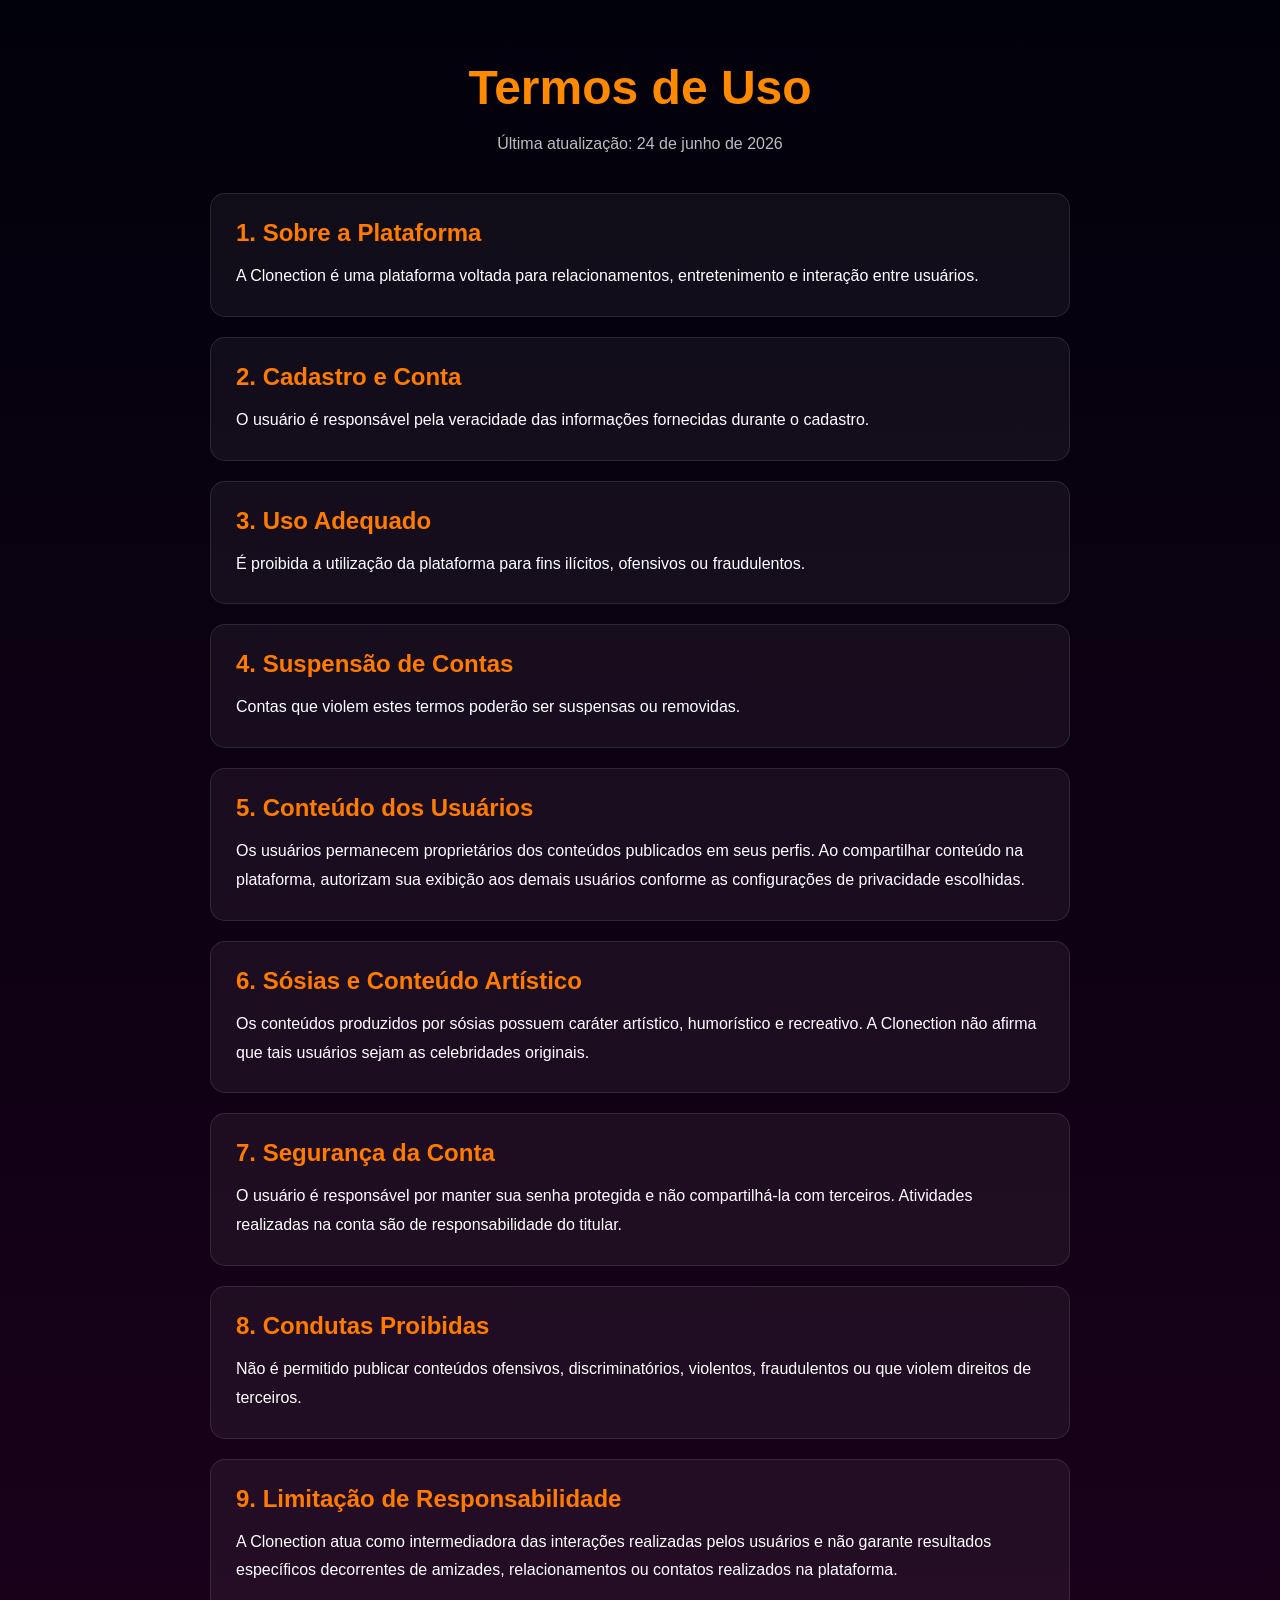
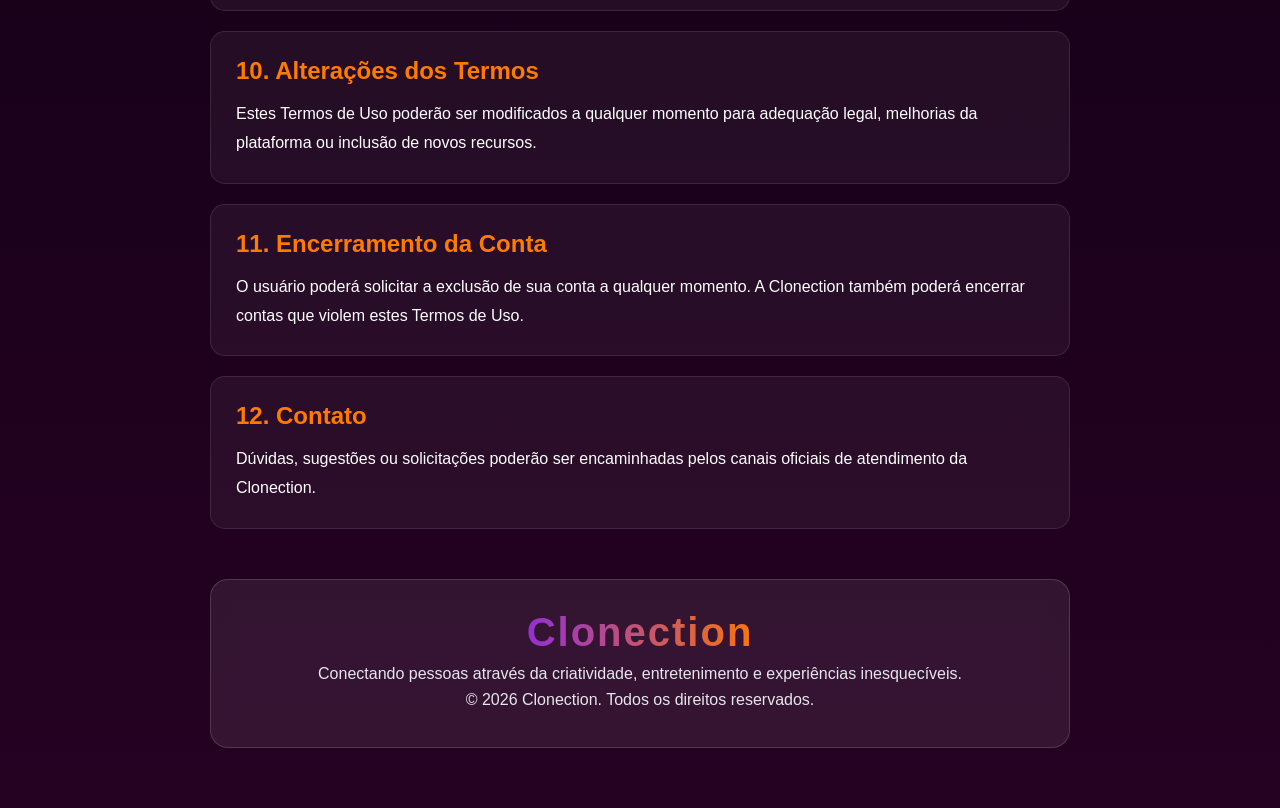
<file: termos.html>
<!DOCTYPE html>
<html lang="pt-BR">
<head>
     <link rel="stylesheet" href="termos.css">
    <meta charset="UTF-8">
    <meta name="viewport" content="width=<device-width>, initial-scale=1.0">
    <title>Termos De Uso</title>
</head>
 <title>Termos de Uso - Clonection</title>
</head>
<body>

<div class="container">

    <h1>Termos de Uso</h1>

    <p class="data">Última atualização: 24 de junho de 2026</p>

    <section class="card">
        <h2>1. Sobre a Plataforma</h2>
        <p>
            A Clonection é uma plataforma voltada para relacionamentos,
            entretenimento e interação entre usuários.
        </p>
    </section>

    <section class="card">
        <h2>2. Cadastro e Conta</h2>
        <p>
            O usuário é responsável pela veracidade das informações
            fornecidas durante o cadastro.
        </p>
    </section>

    <section class="card">
        <h2>3. Uso Adequado</h2>
        <p>
            É proibida a utilização da plataforma para fins ilícitos,
            ofensivos ou fraudulentos.
        </p>
    </section>

    <section class="card">
        <h2>4. Suspensão de Contas</h2>
        <p>
            Contas que violem estes termos poderão ser suspensas
            ou removidas.
        </p>
    </section>
    <section class="card">
    <h2>5. Conteúdo dos Usuários</h2>
    <p>
        Os usuários permanecem proprietários dos conteúdos publicados
        em seus perfis. Ao compartilhar conteúdo na plataforma,
        autorizam sua exibição aos demais usuários conforme as
        configurações de privacidade escolhidas.
    </p>
</section>

<section class="card">
    <h2>6. Sósias e Conteúdo Artístico</h2>
    <p>
        Os conteúdos produzidos por sósias possuem caráter artístico,
        humorístico e recreativo. A Clonection não afirma que tais
        usuários sejam as celebridades originais.
    </p>
</section>

<section class="card">
    <h2>7. Segurança da Conta</h2>
    <p>
        O usuário é responsável por manter sua senha protegida e não
        compartilhá-la com terceiros. Atividades realizadas na conta
        são de responsabilidade do titular.
    </p>
</section>

<section class="card">
    <h2>8. Condutas Proibidas</h2>
    <p>
        Não é permitido publicar conteúdos ofensivos, discriminatórios,
        violentos, fraudulentos ou que violem direitos de terceiros.
    </p>
</section>

<section class="card">
    <h2>9. Limitação de Responsabilidade</h2>
    <p>
        A Clonection atua como intermediadora das interações realizadas
        pelos usuários e não garante resultados específicos decorrentes
        de amizades, relacionamentos ou contatos realizados na plataforma.
    </p>
</section>

<section class="card">
    <h2>10. Alterações dos Termos</h2>
    <p>
        Estes Termos de Uso poderão ser modificados a qualquer momento
        para adequação legal, melhorias da plataforma ou inclusão de
        novos recursos.
    </p>
</section>

<section class="card">
    <h2>11. Encerramento da Conta</h2>
    <p>
        O usuário poderá solicitar a exclusão de sua conta a qualquer
        momento. A Clonection também poderá encerrar contas que violem
        estes Termos de Uso.
    </p>
</section>

<section class="card">
    <h2>12. Contato</h2>
    <p>
        Dúvidas, sugestões ou solicitações poderão ser encaminhadas
        pelos canais oficiais de atendimento da Clonection.
    </p>
</section> 
 <center>  
    <footer> 
    <h3 class="logo">Clonection</h3>

    <p>
        Conectando pessoas através da criatividade,
        entretenimento e experiências inesquecíveis.
    </p>

    <p>
        © 2026 Clonection. Todos os direitos reservados.
    </p>
</footer>
</center> 

</div>

</body>
</html>
</body>
</html>
</file>
<file: principal.css>
body{
    background: linear-gradient(to bottom, #01010b, #250122);
    color: #ffffff;
    font-family: 'Segoe UI', Tahoma, Geneva, Verdana, sans-serif;
    margin: 0;
    padding: 0;
    line-height: 1.6;
}

.topo-pagina{
    background-color: rgba(1, 1, 11, 0.8);
    border-bottom: 2px solid #4f044c;
    padding: 20px 40px;
}

.logo{
    display: block;
    margin-left: auto;
    margin-right: auto;
    height: 150px;
    width: auto;
    top: 0;
}

.alinhamento{
    display: flex;
    justify-content: space-between;
    width: 100%;
    align-items: center;
}

.botao{
    border-radius: 8px;
    cursor: pointer;
    border: none;
    background: linear-gradient(to left, #ff7b00, #e60067, #7928ca);
    color: rgb(86, 2, 2);
    box-shadow: 7px 7px 11px #7928ca98;
    padding: 8px 2px;
}

.botao:hover{
    border-radius: 8px;
    cursor: pointer;
    border: none;
    background: linear-gradient(to left, #ff7b00, #e60067, #7928ca);
    color: rgb(86, 2, 2);
    box-shadow: 7px 7px 11px #7928ca98;
    padding: 10px 4px;
}

.botoes{
    display: flex;
    gap: 10px;
    flex: 1;
}

.alinhamento .botoes:last-child{
    justify-content: flex-end;
}

.intro{
    font-size: 28px;
    color: #ff7b00;
    margin-bottom: 30px;
    border-left: 4px solid #e60067;
    padding-left: 15px;
    border-radius: 3px;
}

.introducao{
    max-width: 800px;
    margin: 50px auto;
    padding: 0 20px;
}

.marcar{
    color: #ff7b00;
}

.lista-passos{
    list-style: none;
    padding: 0;
}

.lista-passos li{
    background-color: rgba(255, 255, 255, 0.03);
    padding: 20px;
    border-radius: 8px;
    margin-bottom: 20px;
    border: 1px solid rgba(230, 0, 103, 0.2);
}

.passos-nome{
    font-size: 18px;
    font-weight: bold;
    color: #ff7b00;
    display: block;
    margin-bottom: 10px;
}

.frase-final{
    font-style: italic;
    border-top: 1px solid #4f044c;
    padding-top: 20px;
    margin-top: 40px;
    color: #b3b3b3;
}





::-webkit-scrollbar {
    width: 12px;               
}

::-webkit-scrollbar-track {
    background: #01010b;
}


::-webkit-scrollbar-thumb {
    background: #4f044c;       
    border-radius: 6px;      
    border: 2px solid #01010b; 
}


::-webkit-scrollbar-thumb:hover {
    background: #e60067; 
}
</file>
<file: busca.css>
*{
    margin:0;
    padding:0;
    box-sizing:border-box;
}

body{
    font-family: Arial, Helvetica, sans-serif;

    background: linear-gradient(
        135deg,
        #0d1117,
        #1a103d,
        #38124a,
        #4b1d3f
    );

    color:white;
    min-height:100vh;
}

/* CONTAINER */
.container{
    max-width:900px;
    margin:auto;
    padding:30px;
}

/* TOPO */
.topo{
    text-align:center;
    margin-bottom:30px;
}

.topo h1{
    font-size:2.5rem;

    background: linear-gradient(
        90deg,
        #ff2da0,
        #8a2be2,
        #ff7b00,
        #ffc400
    );

    -webkit-background-clip:text;
    -webkit-text-fill-color:transparent;

    margin-bottom:20px;
}

/* SEARCH BOX */
.search-box{
    display:flex;
    gap:10px;
    justify-content:center;
}

.search-box input{
    width:70%;
    padding:12px;

    border:none;
    border-radius:10px;

    outline:none;
}

.search-box button{
    padding:12px 20px;

    border:none;
    border-radius:10px;

    background:#ff8a00;
    color:white;

    cursor:pointer;
}

/* FILTROS */
.filtros{
    display:flex;
    gap:10px;
    justify-content:center;

    margin:25px 0;
    flex-wrap:wrap;
}

.filtros button{
    padding:8px 15px;

    border:none;
    border-radius:20px;

    background:rgba(255,255,255,0.1);
    color:white;

    cursor:pointer;
}

.filtros .ativo{
    background:#ff8a00;
}

/* RESULTADOS */
.resultados{
    display:flex;
    flex-direction:column;
    gap:15px;
}

.card{
    display:flex;
    align-items:center;
    gap:15px;

    background:rgba(255,255,255,0.08);
    border:1px solid rgba(255,255,255,0.15);

    padding:15px;
    border-radius:15px;

    transition:0.3s;
}

.card:hover{
    transform:translateY(-5px);
}

/* AVATAR */
.avatar{
    width:50px;
    height:50px;

    border-radius:50%;

    background:linear-gradient(
        135deg,
        #ff2da0,
        #8a2be2
    );
}
</file>
<file: cadastro.css>
body{
    background: linear-gradient(to bottom, #01010b, #250122 );
    color: #f5f5f5;
    font-family: 'Segoe UI', sans-serif;
    max-width: 900px;
    margin: 40px auto;
    padding: 20px;
}

h2{
    color: #ff8a00;
    font-size: 32px;
    margin-bottom: 10px;
}

p{
    color: #b8b8b8;
    line-height: 1.6;
}

hr{
    border: none;
    height: 1px;
    background: #2c183d;
    margin: 25px 0;
}

.pessoa{
    margin-bottom: 25px;
}

.pessoa label{
    color: #e6e6e6;
    font-weight: 500;
}

.campo{
    display: grid;
    gap: 18px;
}

label{
    display: block;
    margin-bottom: 6px;
    color: #ff8a00;
    font-size: 14px;
    font-weight: 600;
}

input{
    width: 100%;
    padding: 14px;
    background: #181124;
    border: 1px solid #302042;
    border-radius: 6px;
    color: white;
    font-size: 15px;
}

input:focus{
    border-color: #ff3cac;
    outline: none;
}

input::placeholder{
    color: #777;
}

.rodape{
    display: flex;
    align-items: center;
    justify-content: space-between;
    margin-top: 30px;
    gap: 20px;
}

button{
    background: #ff3cac;
    color: white;
    border: none;
    padding: 14px 30px;
    border-radius: 6px;
    font-weight: 600;
    cursor: pointer;
}

button:hover{
    background: #ff52b6;
}

.rodape p{
    max-width: 450px;
    font-size: 13px;
}

a{
    color: #ff8a00;
    text-decoration: none;
}

.pessoa{
    margin-bottom: 25px;
}

.pessoa label{
    display: flex;
    align-items: center;
    gap: 10px;
    color: #ff8a00;
    font-weight: 500;
    cursor: pointer;
    justify-content: center;
}

.pessoa input[type="checkbox"]{
    width: 18px;
    height: 18px;
    accent-color: #ff3cac;
    cursor: pointer;
}
</file>
<file: contrato.css>
*{
    margin: 0;
    padding: 0;
    box-sizing: border-box;
}

body{
    background: linear-gradient(to bottom, #01010b, #250122 );
    color: #f5f5f5;
    font-family: 'Segoe UI', sans-serif;
    max-width: 900px;
    margin: 40px auto;
    padding: 20px;
}


.container{
    max-width: 1000px;
    margin: auto;
}

.hero{
    text-align: center;
    margin-bottom: 40px;
}

.hero h1{
     color: #ff8a00;
    font-size: 48px;
    font-weight: 700;
    margin-bottom: 20px;
    text-align: center;
}

.subtitulo{
    color: #d1d5db;
    line-height: 1.8;
    margin-bottom: 10px;
}

.data{
    color: #9ca3af;
}

.card{
    background: rgba(255,255,255,0.08);

    backdrop-filter: blur(10px);

    border: 1px solid rgba(255,255,255,0.15);

    border-radius: 18px;

    padding: 25px;

    margin-bottom: 20px;

    transition: 0.3s;
}

.card:hover{
    transform: translateY(-5px);
}

.card h2{
    margin-bottom: 12px;
    color: #ff8a00;
}
.card p{
    color: #e5e7eb;
    line-height: 1.8;
}

footer{
    margin-top: 50px;

    text-align: center;

    background: rgba(255,255,255,0.08);

    backdrop-filter: blur(10px);

    border: 1px solid rgba(255,255,255,0.15);

    border-radius: 18px;

    padding: 30px;
}

.logo{
    font-size: 2.5rem;
    font-weight: 800;

    letter-spacing: 2px;

    background: linear-gradient(
        90deg,
        #ff2da0,
        #8a2be2,
        #ff7b00,
        #ffc400
    );

    -webkit-background-clip: text;
    -webkit-text-fill-color: transparent;

    margin-bottom: 10px;
}

footer p{
    color: #d1d5db;
    margin: 8px 0;
    line-height: 1.6;
}

::-webkit-scrollbar{
    width: 10px;
}

::-webkit-scrollbar-track{
    background: #0d1117;
}

::-webkit-scrollbar-thumb{
    background: #8a2be2;
    border-radius: 10px;
}

::-webkit-scrollbar-thumb:hover{
    background: #ff2da0;
}
</file>
<file: Discubraclonection.css>
body {
    background: linear-gradient(to bottom, #01010b, #250122);
    color: #ffffff;
    font-family: 'Segoe UI', Tahoma, Geneva, Verdana, sans-serif;
    margin: 0;
    padding: 0;
    line-height: 1.6;
}

.topo-pagina {
    display: flex;
    align-items: center;
    justify-content: flex-start;
    padding: 20px 40px;
    background-color: rgba(1, 1, 11, 0.8);
    border-bottom: 2px solid #4f044c;
}

.Logo {
    height: 120px;
    width: auto;
}

.titulo-saber {
    font-size: 32px;
    margin-left: 40px;
    background: linear-gradient(45deg, #ff7b00, #e60067, #7928ca);
    -webkit-background-clip: text;
    background-clip: text;
    -webkit-text-fill-color: transparent;
    filter: drop-shadow(2px 2px 4px rgba(0, 0, 0, 0.5));
}

.conteudo-principal {
    max-width: 800px;
    margin: 50px auto;
    padding: 0 20px;
}

.titulo-historia {
    font-size: 28px;
    color: #ff7b00;
    margin-bottom: 30px;
    border-left: 4px solid #e60067;
    border-radius: 5px;
    padding-left: 15px;
}

p {
    font-size: 17px;
    color: #e0e0e0;
    margin-bottom: 20px;
}

.destaque {
    color: #ff7b00;
    font-weight: bold;
}

.destaque-rosa {
    color: #e60067;
    font-weight: bold;
}

.marca {
    color: #e60067;
    font-weight: bold;
    text-transform: uppercase;
    letter-spacing: 1px;
}

.lista-pilares {
    list-style: none;
    padding: 0;
}

.lista-pilares li {
    background-color: rgba(255, 255, 255, 0.03);
    padding: 20px;
    border-radius: 8px;
    margin-bottom: 20px;
    border: 1px solid rgba(230, 0, 103, 0.2);
}

.pilar-nome {
    font-size: 18px;
    font-weight: bold;
    color: #ff7b00;
    display: block;
    margin-bottom: 10px;
}

.frase-final {
    font-style: italic;
    border-top: 1px solid #4f044c;
    padding-top: 20px;
    margin-top: 40px;
    color: #b3b3b3;
}

.voltar{
    border-radius: 5px;
    border: 1px solid rgba(230, 0, 103, 0.2);
    padding: 10px 40px;
    margin-left: 10px;
    margin-bottom: 10px;
    background: linear-gradient(45deg, #ff7b00, #e60067, #7928ca);
    -webkit-background-clip: text;
    background-clip: text;
    -webkit-text-fill-color: transparent;
    filter: drop-shadow(2px 2px 4px rgba(0, 0, 0, 0.5));
    cursor: pointer;
}

.voltar:hover{
    border-radius: 5px;
    border: 1px solid rgba(230, 0, 103, 0.2);
    padding: 10px 40px;
    margin-left: 20px;
    margin-bottom: 10px;
    background: linear-gradient(45deg, #ff7b00, #e60067, #7928ca);
    -webkit-background-clip: text;
    background-clip: text;
    -webkit-text-fill-color: transparent;
    filter: drop-shadow(2px 2px 4px rgba(0, 0, 0, 0.5));
    cursor: pointer;
}

::-webkit-scrollbar {
    width: 12px;               
}

::-webkit-scrollbar-track {
    background: #01010b;
}


::-webkit-scrollbar-thumb {
    background: #4f044c;       
    border-radius: 6px;      
    border: 2px solid #01010b; 
}


::-webkit-scrollbar-thumb:hover {
    background: #e60067; 
}
</file>
<file: senha.css>
*{
    margin: 0;
    padding: 0;
    box-sizing: border-box;
    font-family: "Segoe UI", sans-serif;
}

body{
    background: linear-gradient(180deg, #05010d 0%, #170019 100%);
    color: #f5f5f5;
    min-height: 100vh;

    max-width: 1000px;
    margin: 0 auto;
    padding: 60px 40px;
}

h2{
    color: #ff8a00;
    font-size: 48px;
    font-weight: 700;
    margin-bottom: 20px;
}

hr{
    border: none;
    height: 1px;
    background: #2d1b3f;
    margin-bottom: 35px;
}

p{
    color: white;
    font-size: 20px;
    font-weight: 500; /* deixa mais forte */
    line-height: 1.6;
    margin-bottom: 30px;
}

form{
    width: 100%;
}

input{
    width: 100%;
    height: 60px;
    background: #1a1227;
    border: 1px solid #332046;
    border-radius: 8px;
    padding: 0 18px;
    color: white;
    font-size: 16px;
    transition: .3s;
}

input::placeholder{
    color: #8a8a8a;
}

input:focus{
    outline: none;
    border-color: #ff8a00;
    box-shadow: 0 0 10px rgba(255,138,0,.2);
}

button{
    display: block;
    margin: 20px auto 0;

    width: 260px;
    height: 55px;

    background: linear-gradient(90deg,#ff3cac,#ff3cac);
    color: white;

    border: none;
    border-radius: 8px;

    font-size: 16px;
    font-weight: 600;

    cursor: pointer;
    transition: .3s;
}

button:hover{
    transform: translateY(-2px);
    box-shadow: 0 8px 20px rgba(255,138,0,.25);
}

a{
    text-decoration: none;
}
</file>
<file: login.css>
*{
    margin: 0;
    padding: 0;
    box-sizing: border-box;
    font-family: "Segoe UI", sans-serif;
}

body{
    min-height: 100vh;
    background: linear-gradient(to bottom, #01010b, #250122);
    display: flex;
    justify-content: center;
    align-items: center;
}

fieldset{
    border: none;
}

.login{
    width: 450px;
    background: rgba(20, 12, 30, 0.9);
    padding: 40px;
    border-radius: 12px;
    box-shadow: 0 10px 30px rgba(0,0,0,.4);
}

h2{
    color: #ff8a00;
    font-size: 40px;
    margin-bottom: 15px;
    text-align: center;
}

hr{
    border: none;
    height: 1px;
    background: #2c183d;
    margin-bottom: 25px;
}

input[type="email"],
input[type="password"]{
    width: 100%;
    padding: 14px;
    background: #181124;
    border: 1px solid #302042;
    border-radius: 6px;
    color: white;
    font-size: 15px;
}

input:focus{
    outline: none;
    border-color: #ff8a00;
}

input::placeholder{
    color: #777;
}

label{
    color: #d6d6d6;
    font-size: 14px;
}

input[type="checkbox"]{
    accent-color: #ff3cac;
}

a{
    color: #ff8a00;
    text-decoration: none;
    transition: .3s;
}

a:hover{
    color: #ffb04d;
}

button{
    width: 100%;
    padding: 14px;
    background: linear-gradient(90deg,#ff3cac,#ff3cac);
    color: white;
    border: none;
    border-radius: 6px;
    font-size: 15px;
    font-weight: 600;
    cursor: pointer;
    transition: .3s;
}

button:hover{
    transform: translateY(-2px);
    box-shadow: 0 6px 15px rgba(255,138,0,.3);
}

p{
    text-align: center;
    margin: 20px 0 10px;
    color: #c5c5c5;
}
</file>
<file: politicas.css>
*{
    margin: 0;
    padding: 0;
    box-sizing: border-box;
}

body{
    background: linear-gradient(to bottom, #01010b, #250122 );
    color: #f5f5f5;
    font-family: 'Segoe UI', sans-serif;
    max-width: 900px;
    margin: 40px auto;
    padding: 20px;
}

.container{
    max-width: 1000px;
    margin: auto;
}

.hero{
    text-align: center;
    margin-bottom: 40px;
}

h1{
     color: #ff8a00;
    font-size: 48px;
    font-weight: 700;
    margin-bottom: 20px;
    text-align: center;
}

.subtitulo{
    color: #d1d5db;
    line-height: 1.8;
    margin-bottom: 15px;
}

.data{
    color: #9ca3af;
}

.card{
    background: rgba(255,255,255,0.08);

    backdrop-filter: blur(10px);

    border: 1px solid rgba(255,255,255,0.15);

    border-radius: 18px;

    padding: 25px;

    margin-bottom: 20px;

    transition: 0.3s;
}

.card:hover{
    transform: translateY(-5px);
}

.card h2{
   color:#ff7b00;
    margin-bottom:15px;
}

.card p{
    color: #e5e7eb;
    line-height: 1.8;
}

footer{
    margin-top: 50px;

    padding: 30px;

    text-align: center;

    background: rgba(255,255,255,0.08);

    border: 1px solid rgba(255,255,255,0.15);

    border-radius: 18px;

    backdrop-filter: blur(10px);
}

footer h3{
    font-size: 2rem;

    background: linear-gradient(
        90deg,
        #ff2da0,
        #8a2be2,
        #ff7b00,
        #ffc400
    );

    -webkit-background-clip: text;
    -webkit-text-fill-color: transparent;

    margin-bottom: 10px;
}

footer p{
    color: #e5e7eb;
    margin: 8px 0;
}

::-webkit-scrollbar{
    width: 10px;
}

::-webkit-scrollbar-thumb{
    background: #8a2be2;
    border-radius: 10px;
}

.logo{
    font-size: 2.5rem;
    font-weight: 800;
    letter-spacing: 2px;

    background: linear-gradient(
        90deg,
        #ff2da0,
        #8a2be2,
        #ff7b00,
        #ffc400
    );

    -webkit-background-clip: text;
    -webkit-text-fill-color: transparent;

    margin-bottom: 10px;
}
</file>
<file: termos.css>
*{
    margin:0;
    padding:0;
    box-sizing:border-box;
}

body{
    background: linear-gradient(to bottom, #01010b, #250122 );
    color: #f5f5f5;
    font-family: 'Segoe UI', sans-serif;
    max-width: 900px;
    margin: 40px auto;
    padding: 20px;
}

.container{
    max-width:900px;
    margin:auto;
}

h1{
   color: #ff8a00;
    font-size: 48px;
    font-weight: 700;
    margin-bottom: 20px;
    text-align: center;
}
.data{
    text-align:center;
    color:#bdbdbd;
    margin-bottom:40px;
}

.card{
    background:rgba(255,255,255,0.05);
    border:1px solid rgba(255,255,255,0.1);

    border-radius:15px;

    padding:25px;

    margin-bottom:20px;

    transition:0.3s;
}

.card:hover{
    transform:translateY(-5px);
}

.card h2{
    color:#ff7b00;
    margin-bottom:15px;
}

.card p{
    line-height:1.8;
    color: white;
}

::-webkit-scrollbar{
    width:10px;
}

::-webkit-scrollbar-thumb{
    background:#8a2be2;
    border-radius:10px;
}

footer{
    margin-top: 50px;

    padding: 30px;

    text-align: center;

    background: rgba(255,255,255,0.08);

    border: 1px solid rgba(255,255,255,0.15);

    border-radius: 18px;

    backdrop-filter: blur(10px);
}

footer h3{
    font-size: 2rem;

    background: linear-gradient(
        90deg,
        #ff2da0,
        #8a2be2,
        #ff7b00,
        #ffc400
    );

    -webkit-background-clip: text;
    -webkit-text-fill-color: transparent;

    margin-bottom: 10px;
}

footer p{
    color: #e5e7eb;
    margin: 8px 0;
}

::-webkit-scrollbar{
    width: 10px;
}

::-webkit-scrollbar-thumb{
    background: #8a2be2;
    border-radius: 10px;
}

.logo{
    font-size: 2.5rem;
    font-weight: 800;
    letter-spacing: 2px;

    background: linear-gradient(
        90deg,
        #ff2da0,
        #8a2be2,
        #ff7b00,
        #ffc400
    );

    -webkit-background-clip: text;
    -webkit-text-fill-color: transparent;

    margin-bottom: 10px;
}
</file>
